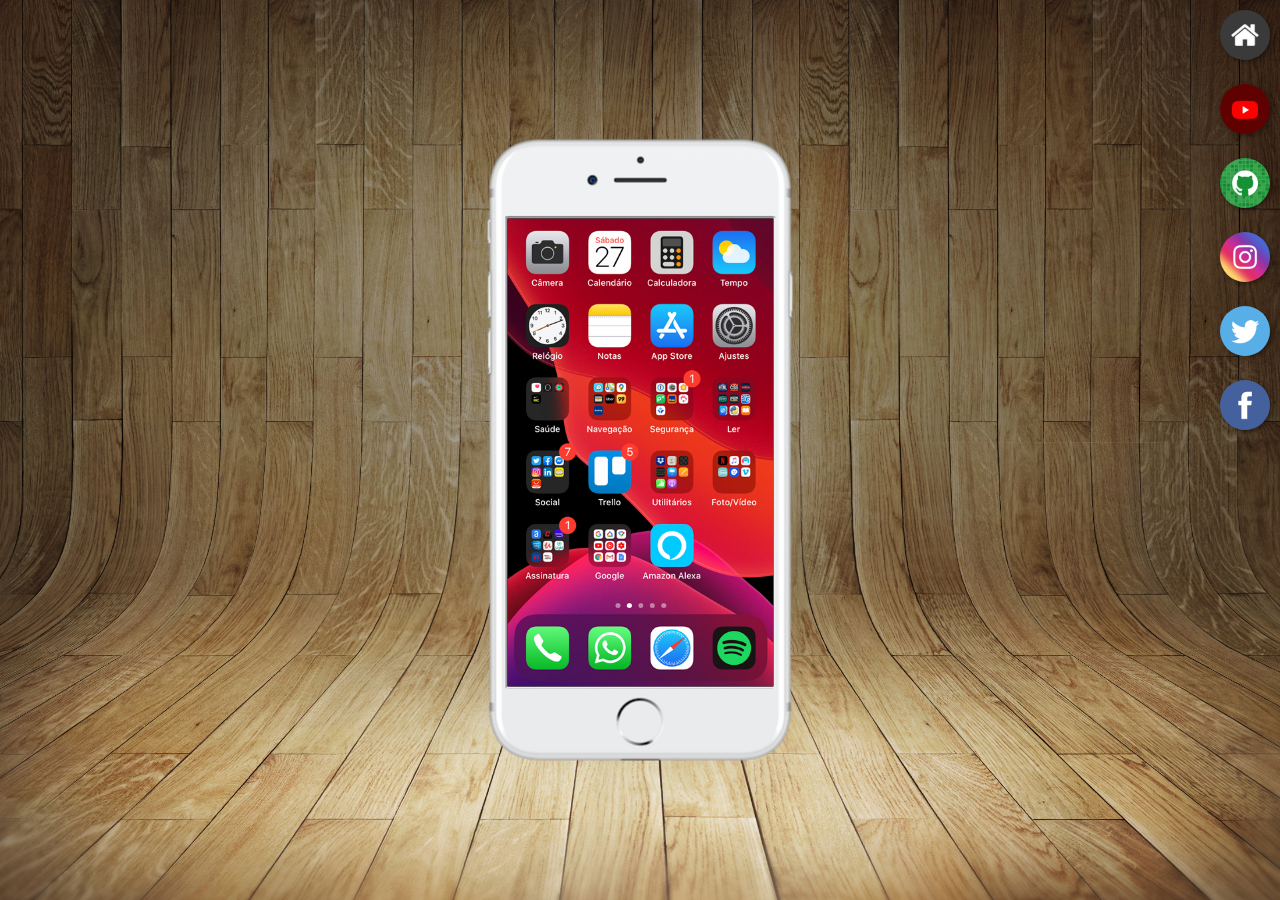
<file: index.html>
<!DOCTYPE html>
<html lang="pt-br">
<head>
    <meta charset="UTF-8">
    <meta name="viewport" content="width=device-width, initial-scale=1.0">
    <title>Projeto Redes Sociais</title>
    <link rel="shortcut icon" href="favicon.ico" type="image/x-icon">
    <link rel="stylesheet" href="estilos/style.css">
</head>
<body>
    <main>
        <section id="telefone">
            <iframe src="home.html" name="tela" id="tela">
                Seu navegador não é compátivel com isso.
            </iframe>
        </section>
        <section id="redes-sociais">
            <a href="home.html" target="tela"><img src="imagens/logo-home.jpg" alt=""></a><br>

            <a href="youtube.html" target="tela"><img src="imagens/logo-youtube.jpg" alt=""></a><br>

            <a href="github.html" target="tela"><img src="imagens/logo-github.jpg" alt=""></a><br>

            <a href="instagram.html" target="tela"><img src="imagens/logo-instagram.jpg" alt=""></a><br>

            <a href="twitter.html" target="tela"><img src="imagens/logo-twitter.jpg" alt=""></a><br>

            <a href="facebook.html" target="tela"><img src="imagens/logo-facebook.jpg" alt=""></a>
        </section>
    </main>
</body>
</html>
</file>
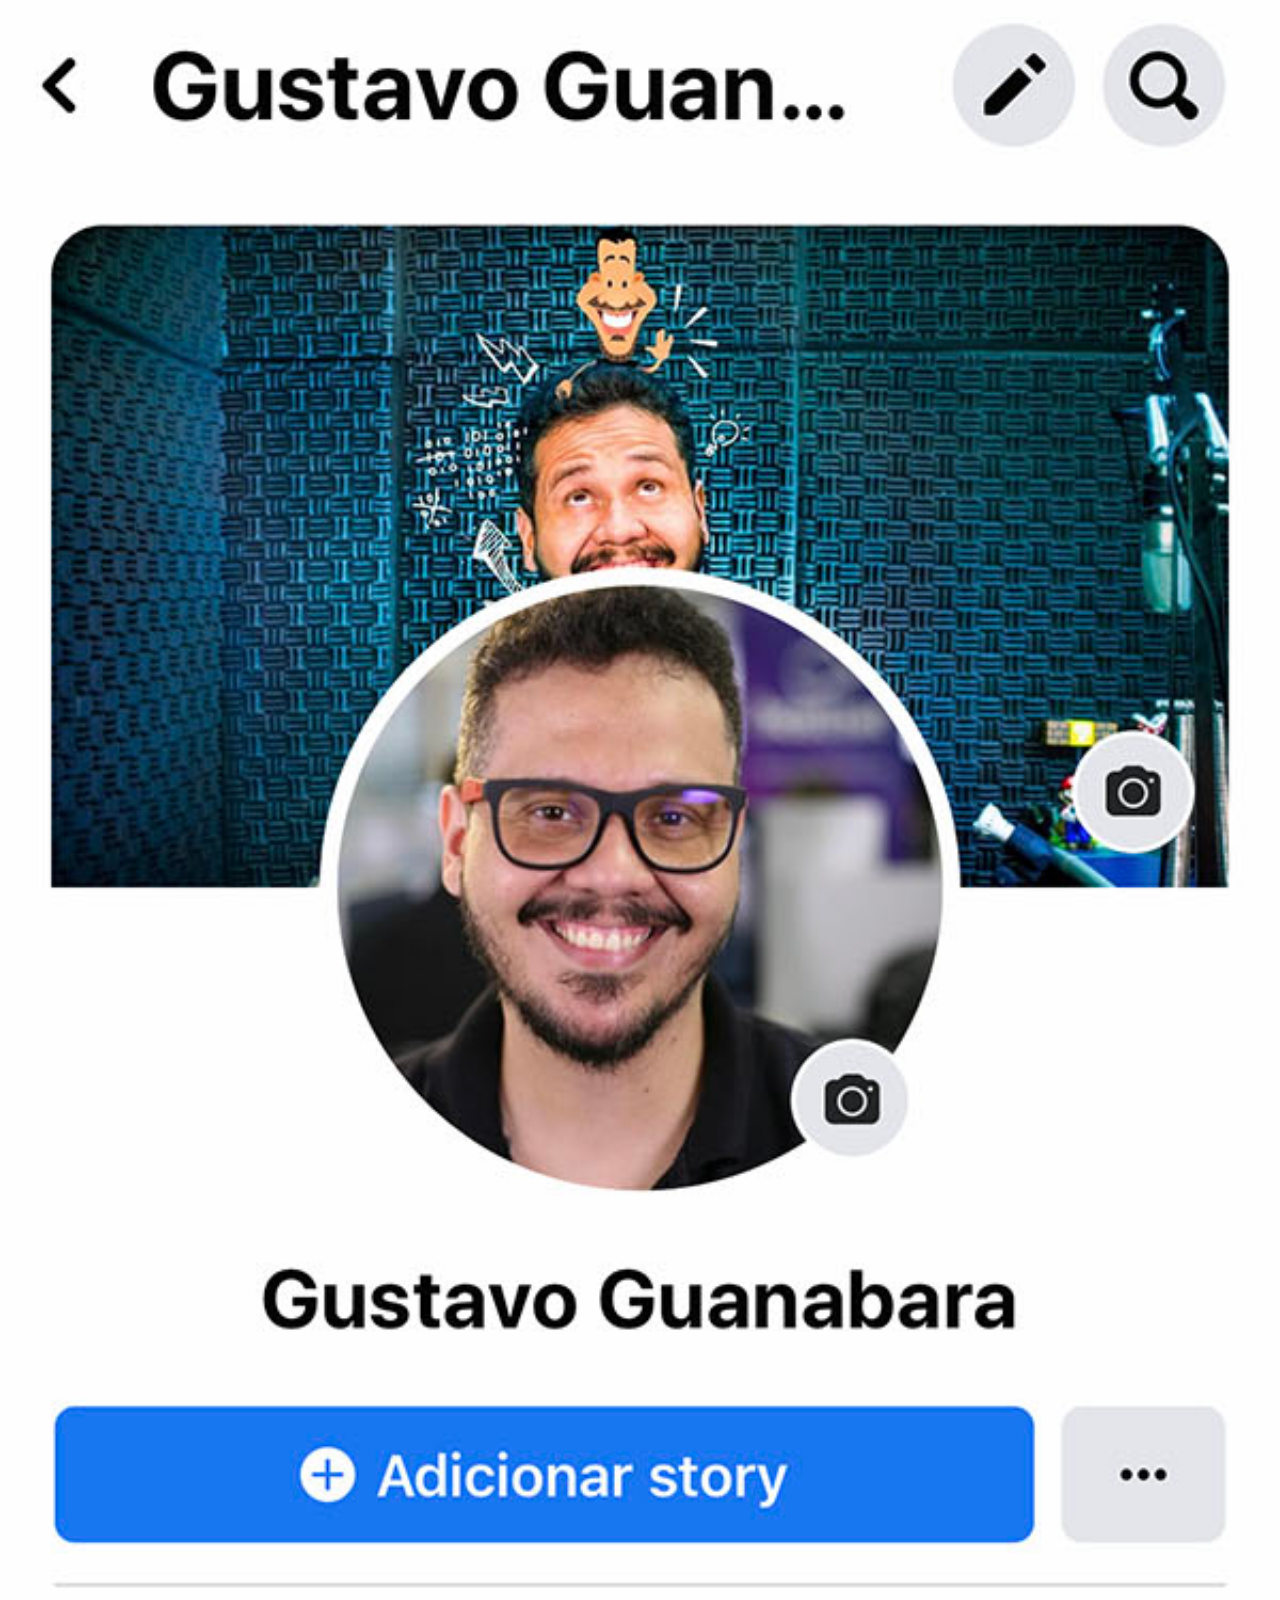
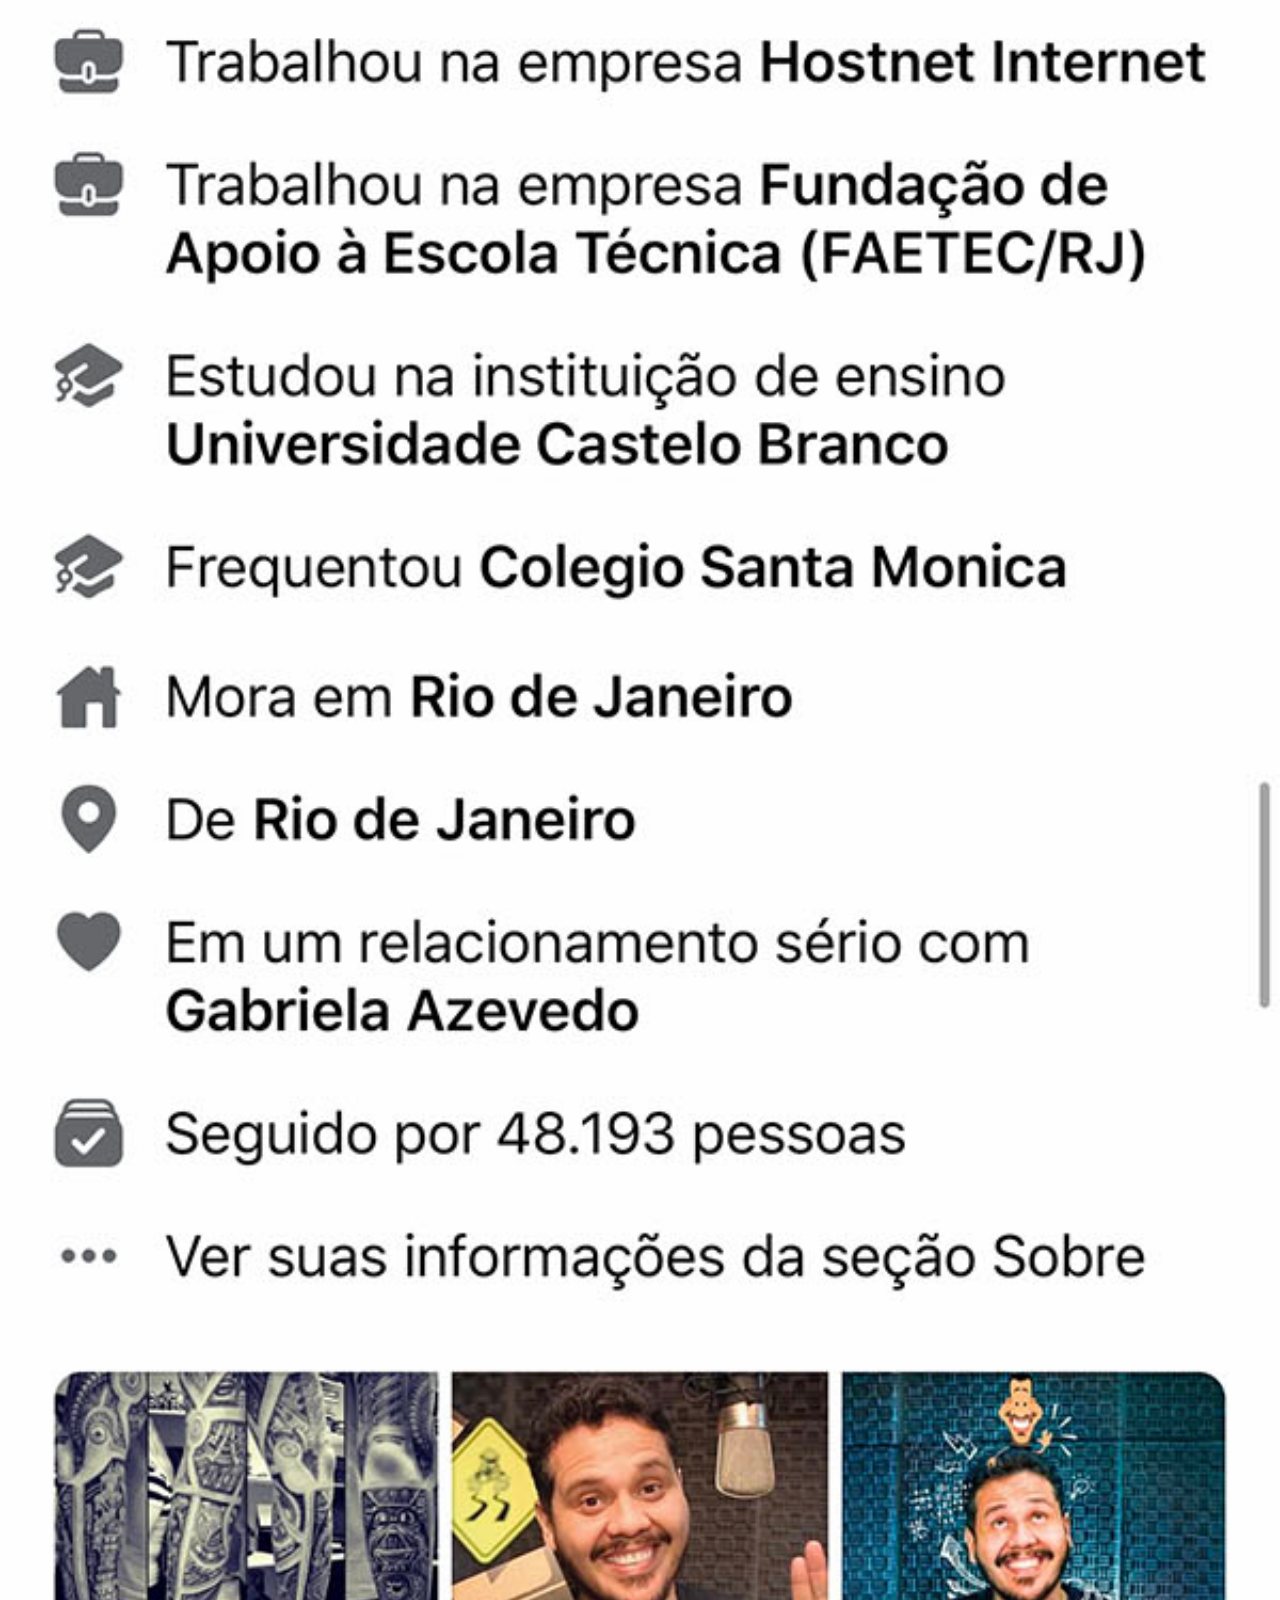
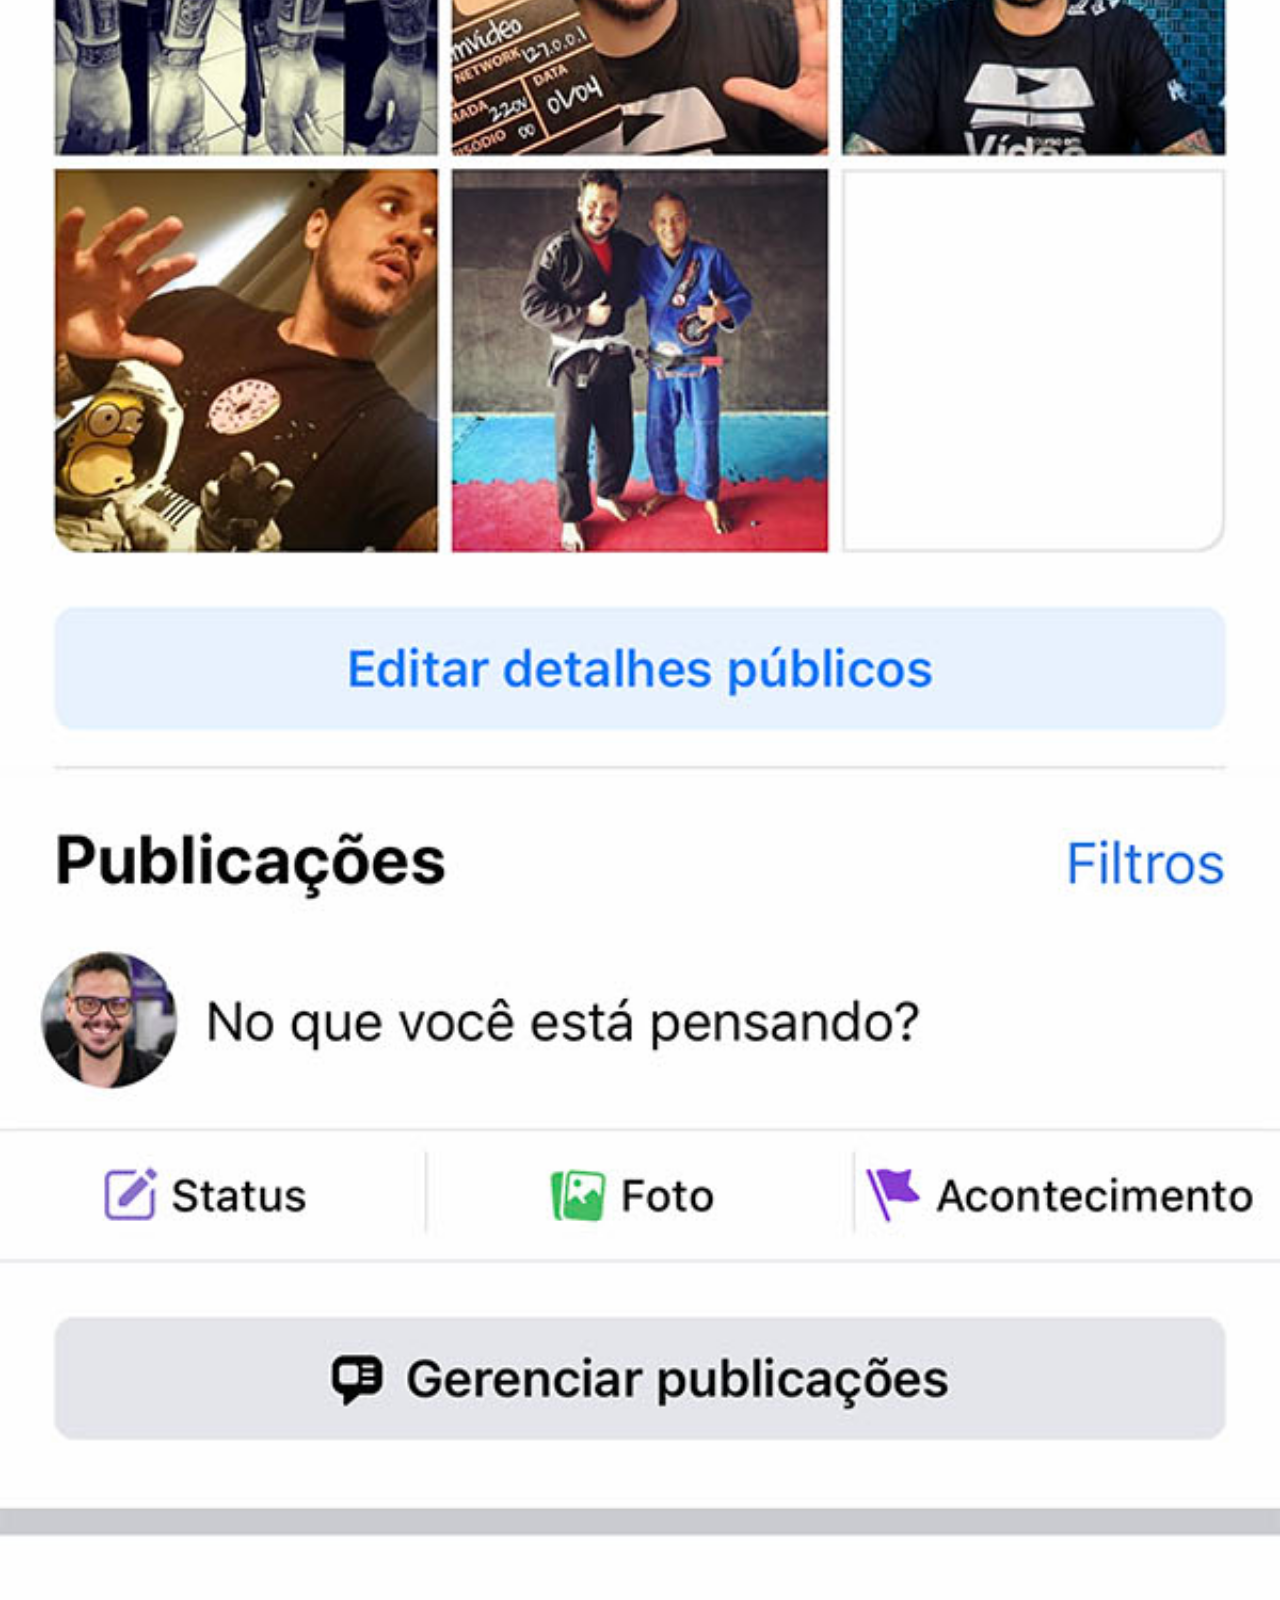
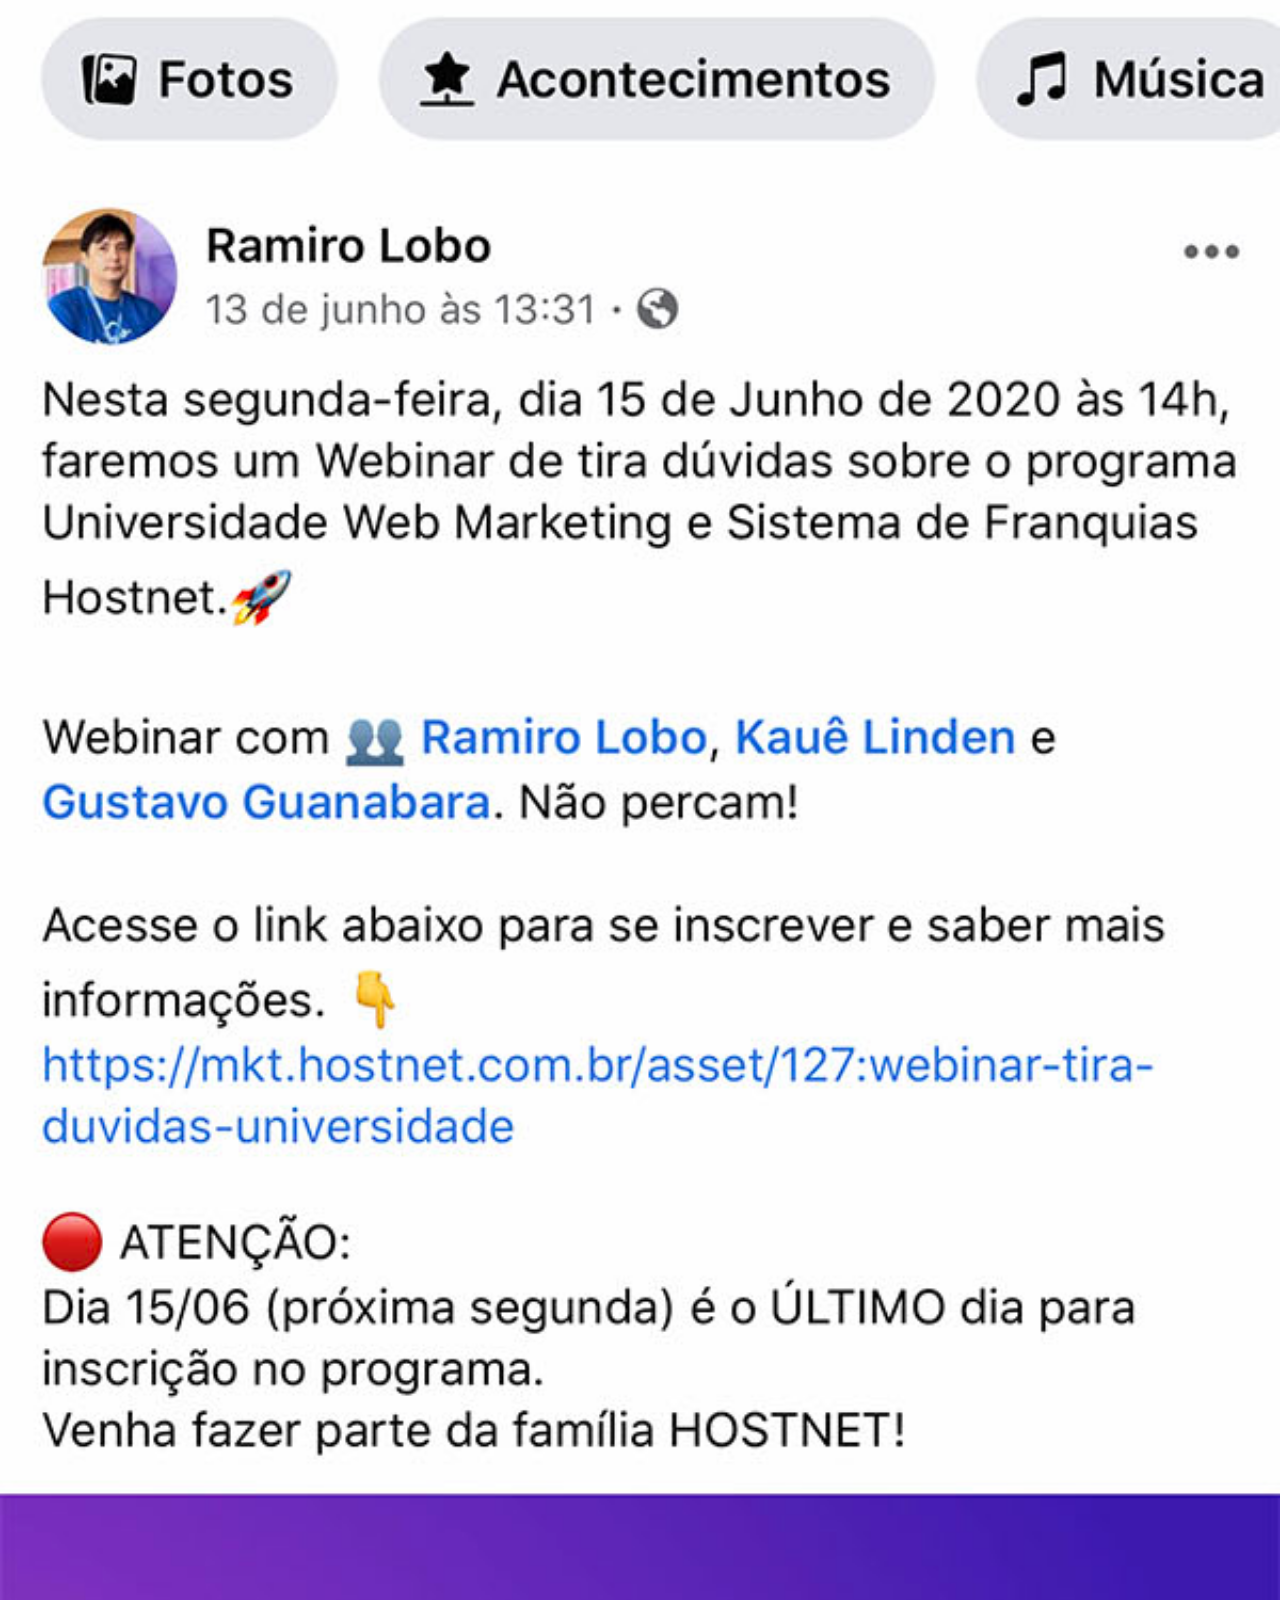
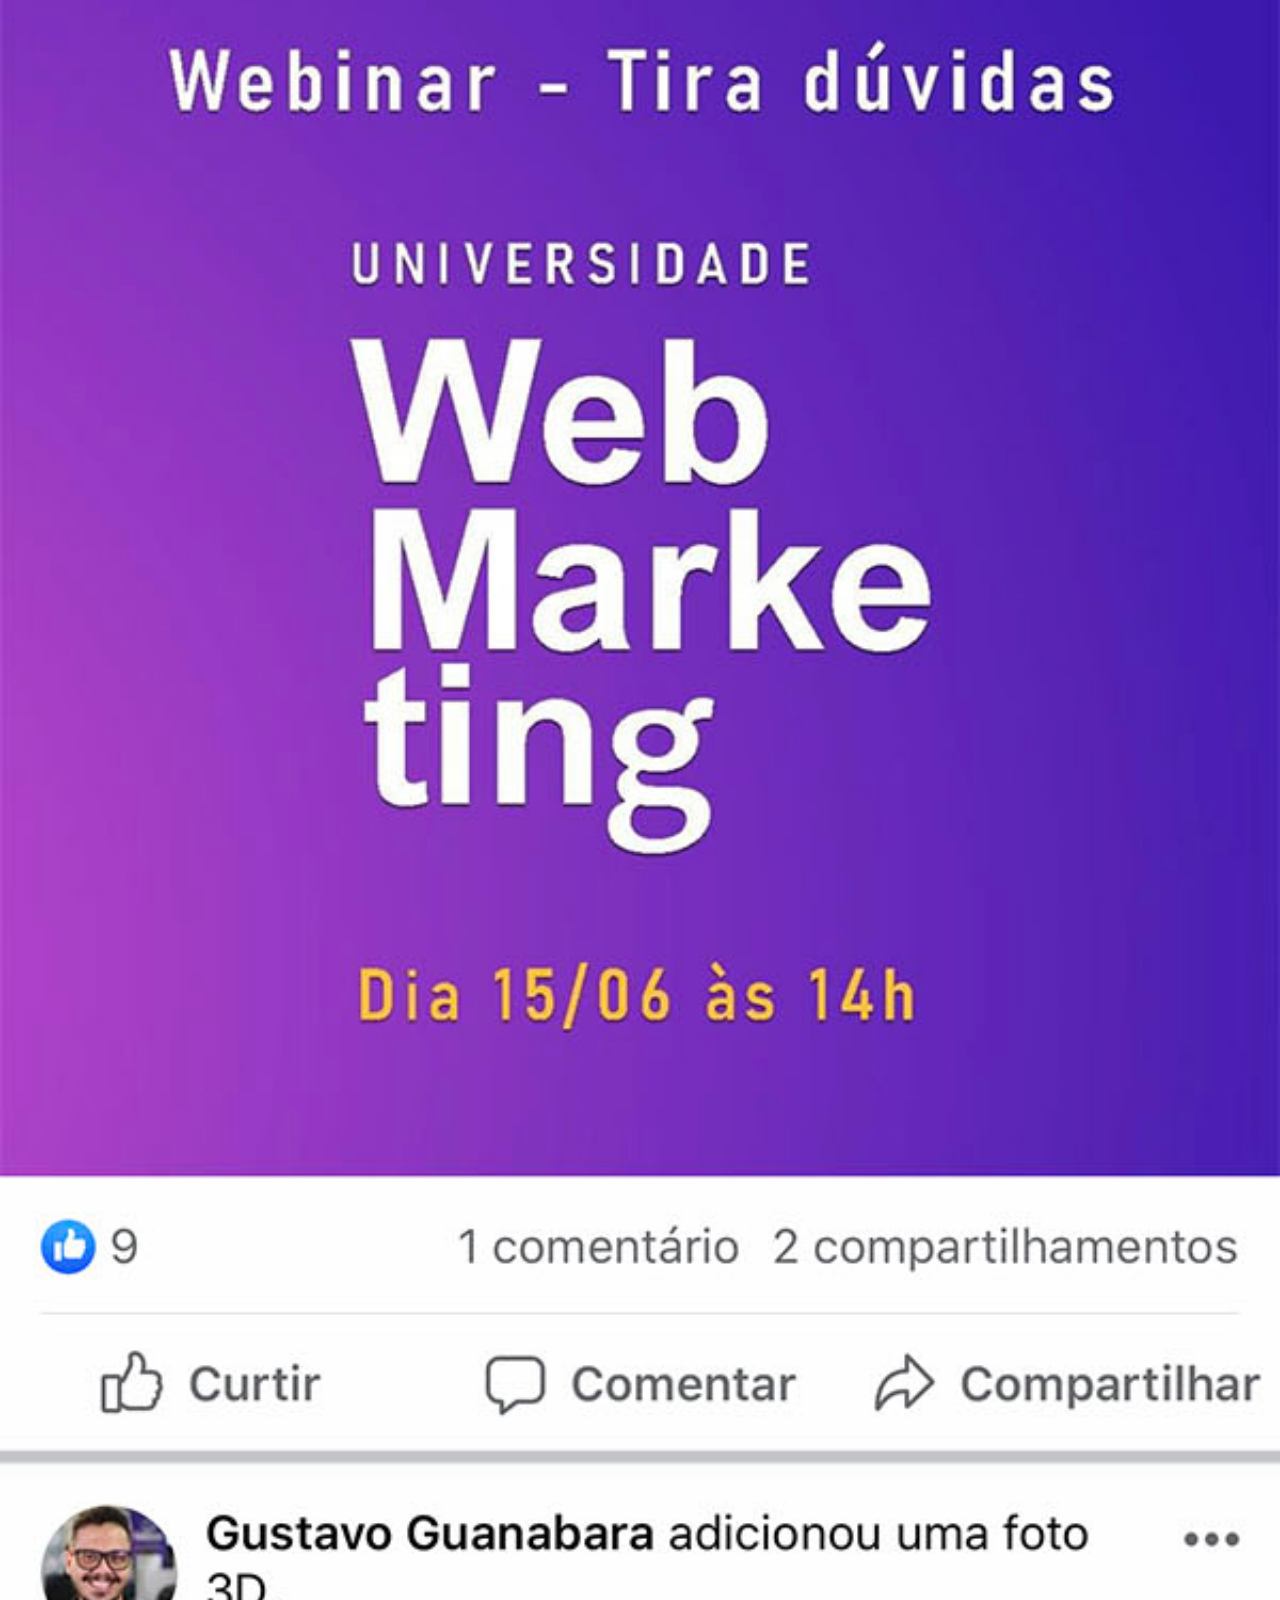
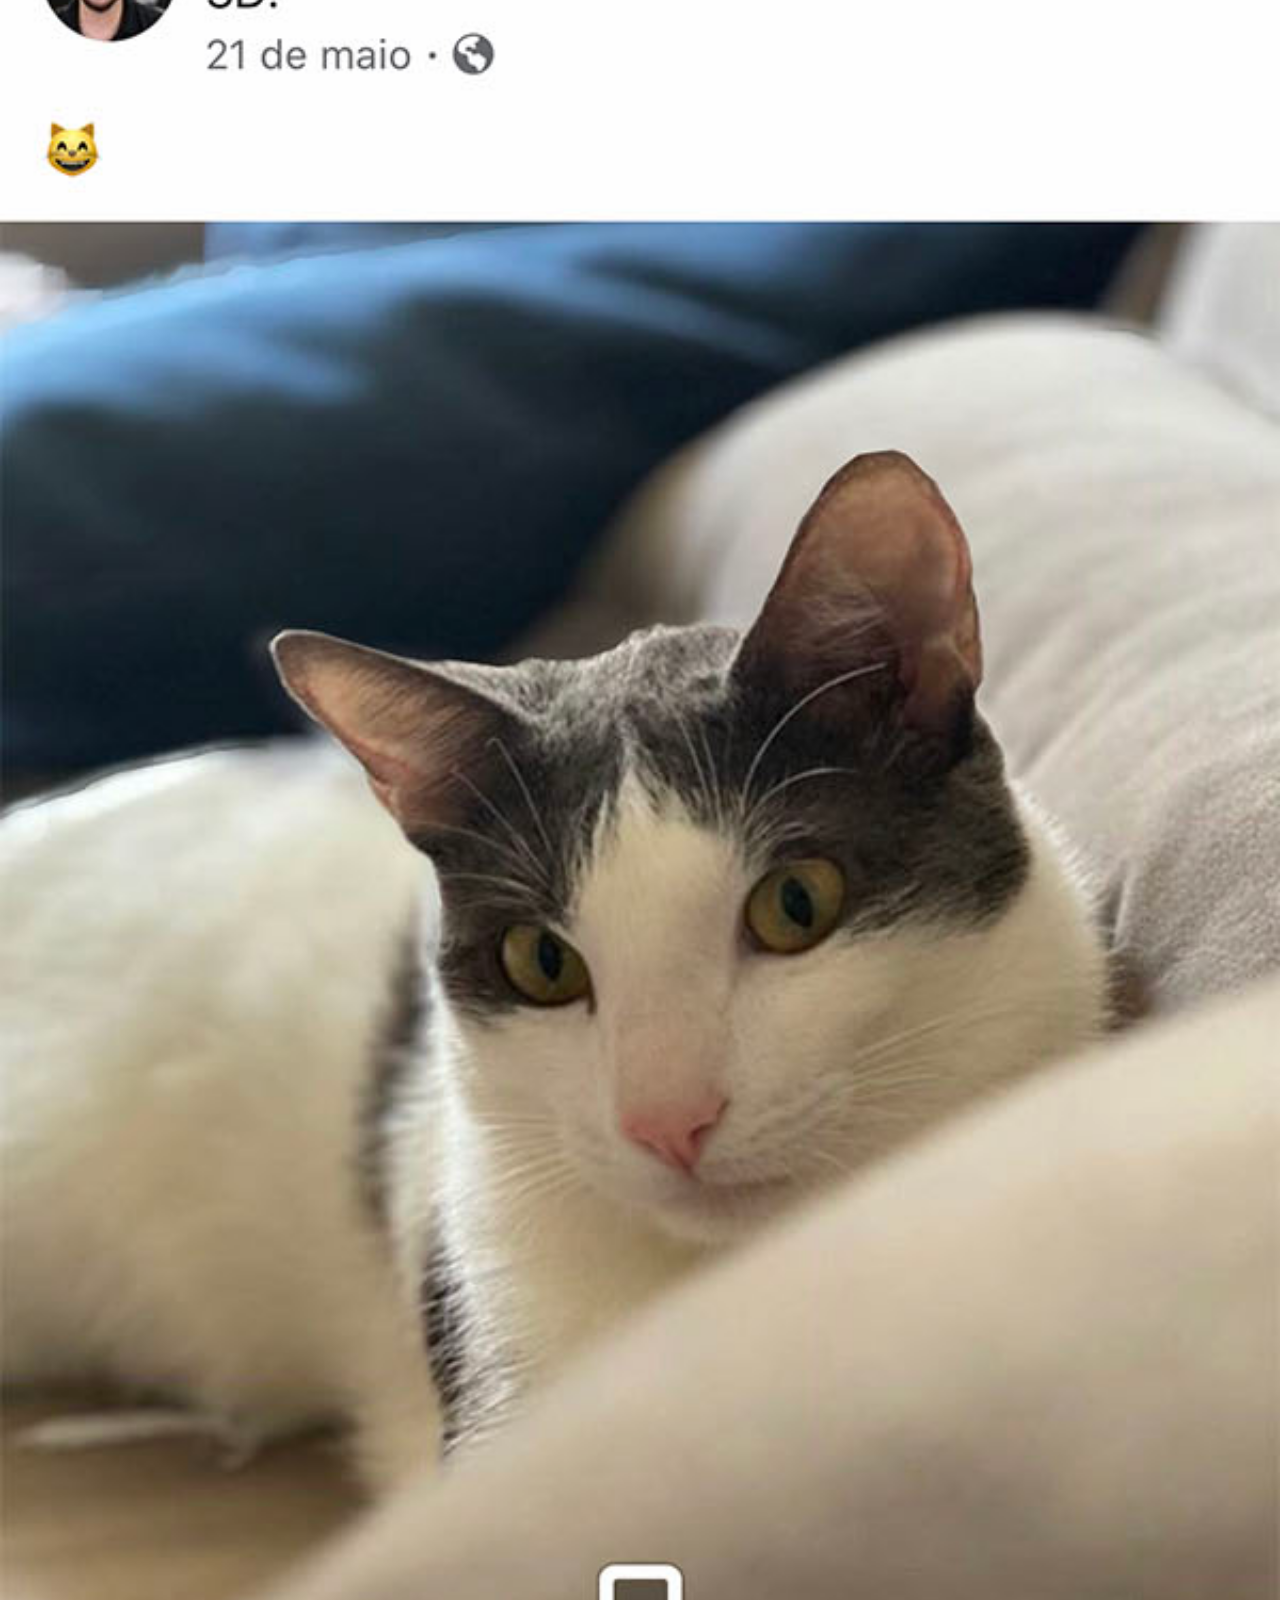
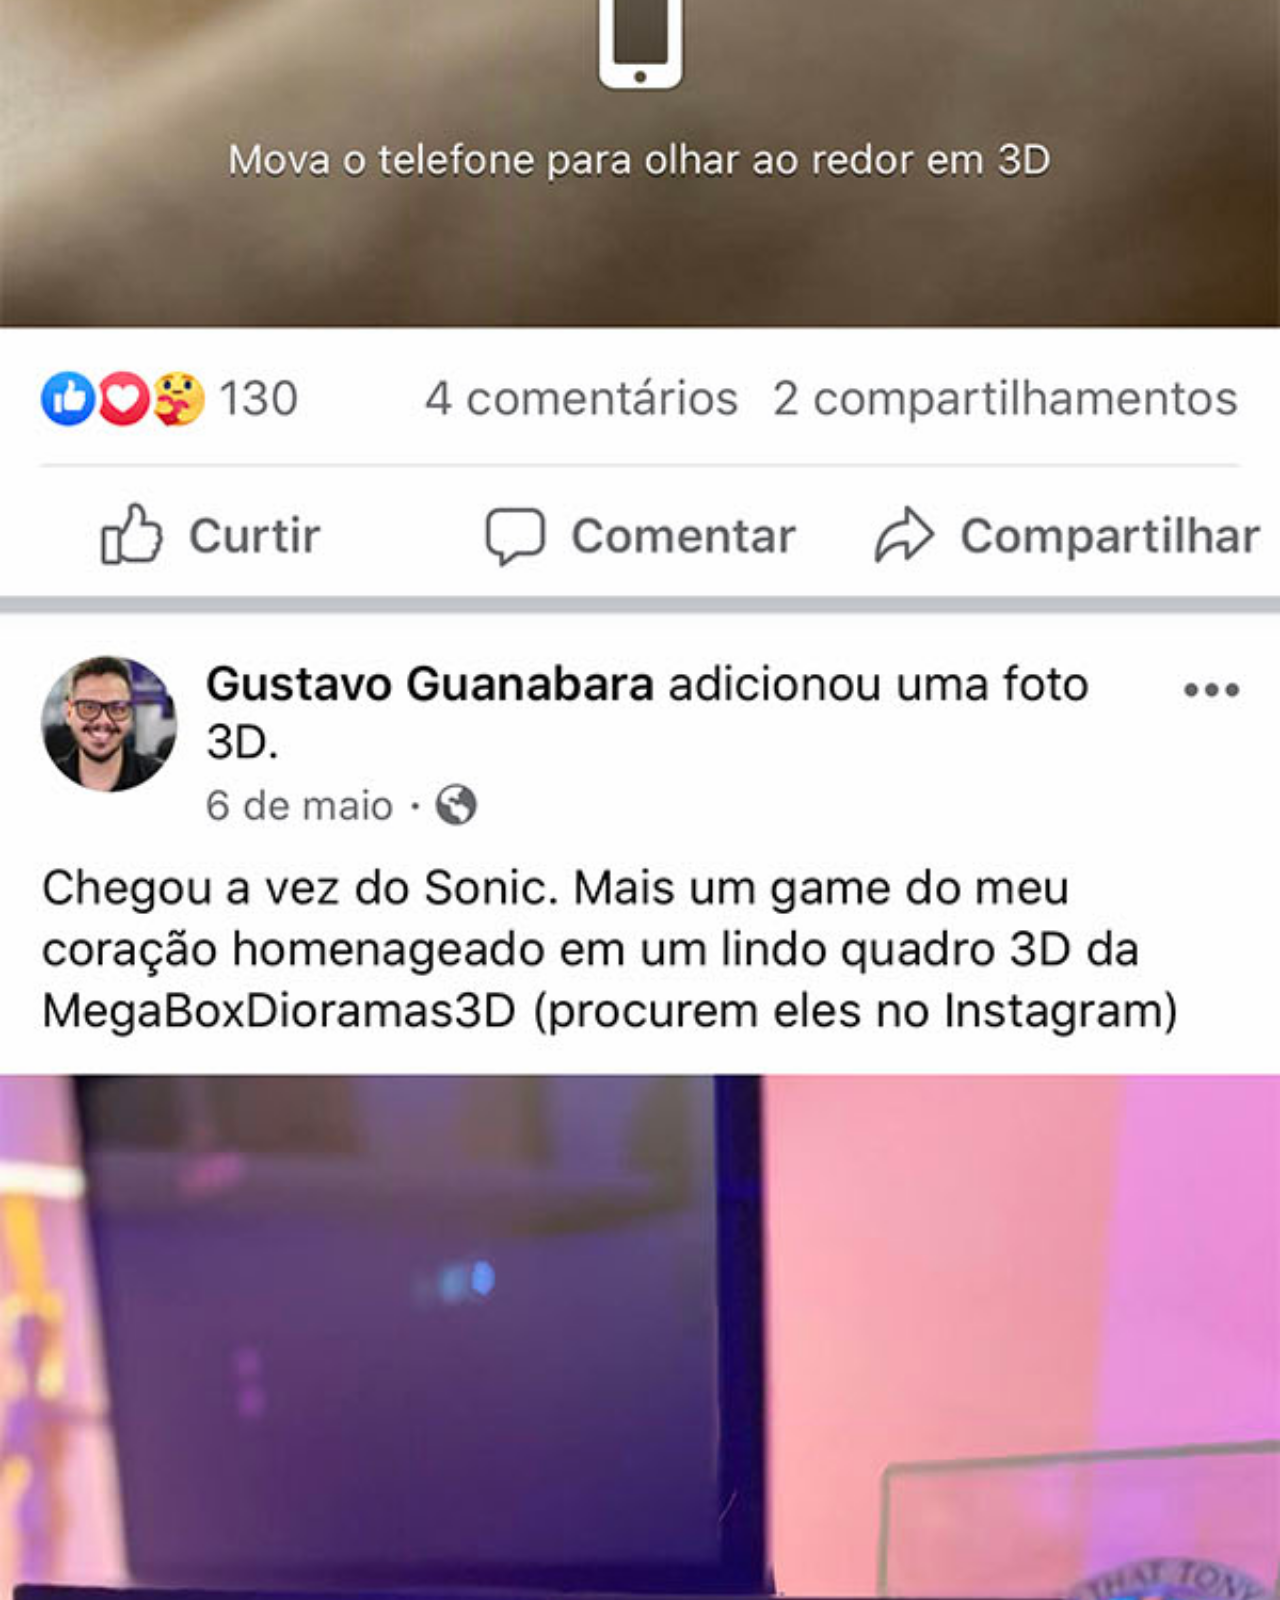
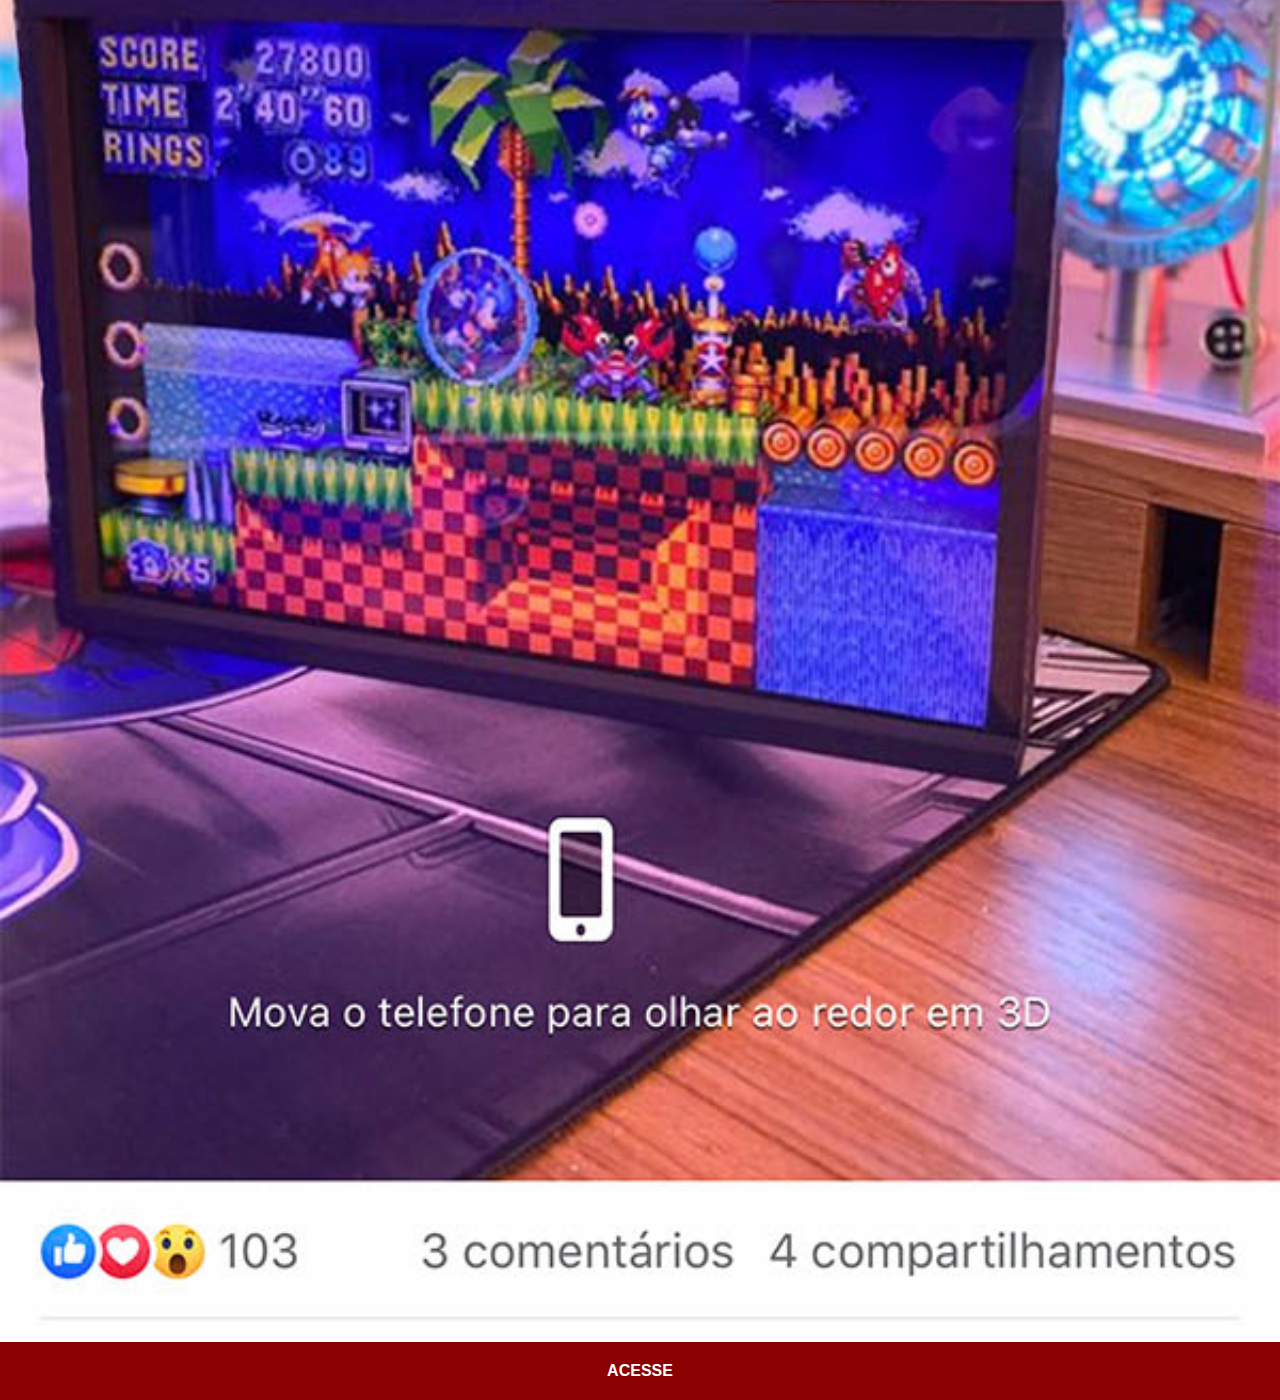
<file: facebook.html>
<!DOCTYPE html>
<html lang="pt-br">
<head>
    <meta charset="UTF-8">
    <meta name="viewport" content="width=device-width, initial-scale=1.0">
    <title>Facebook</title>
    <link rel="stylesheet" href="estilos/social.css">
</head>
<body>
    <img src="imagens/tela-facebook.jpg" alt="">
    <a href="https://www.youtube.com/user/cursoemvideo/playlists" target="_blank">ACESSE</a>
</body>
</html>
</file>
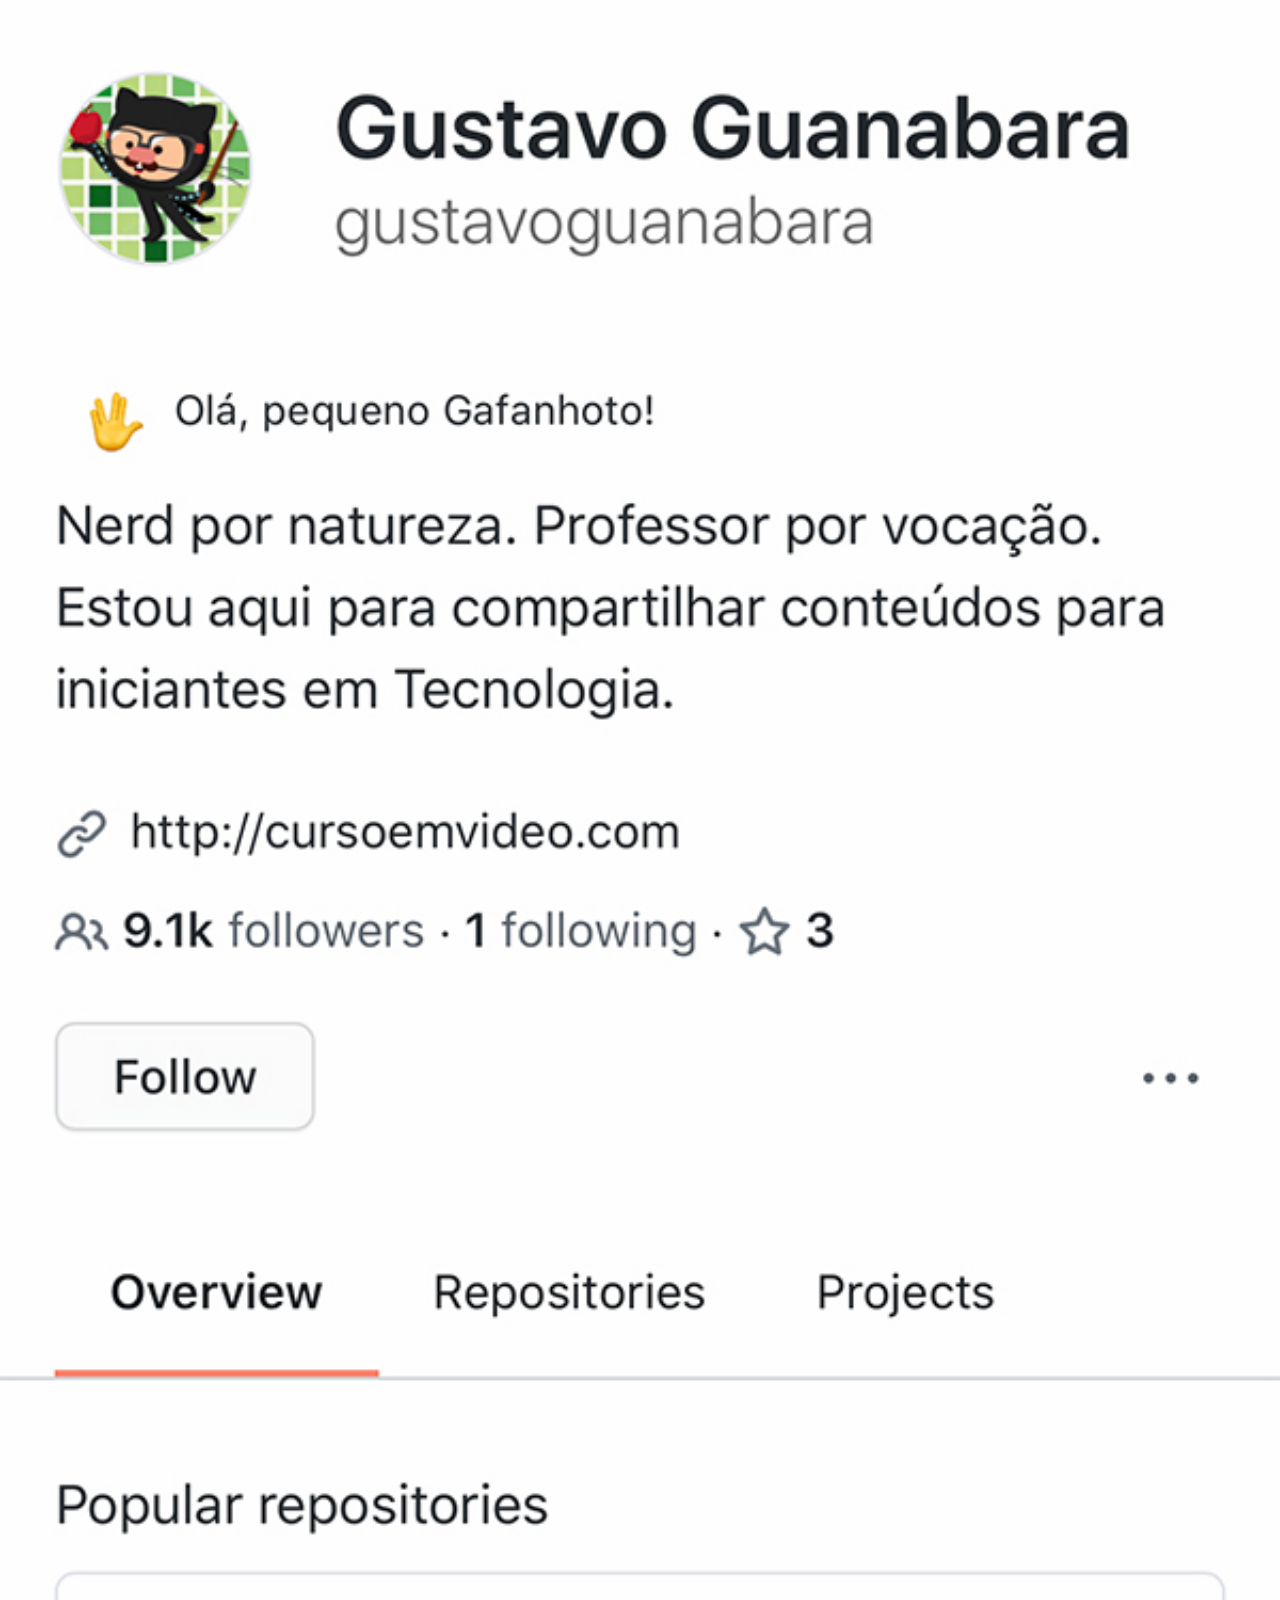
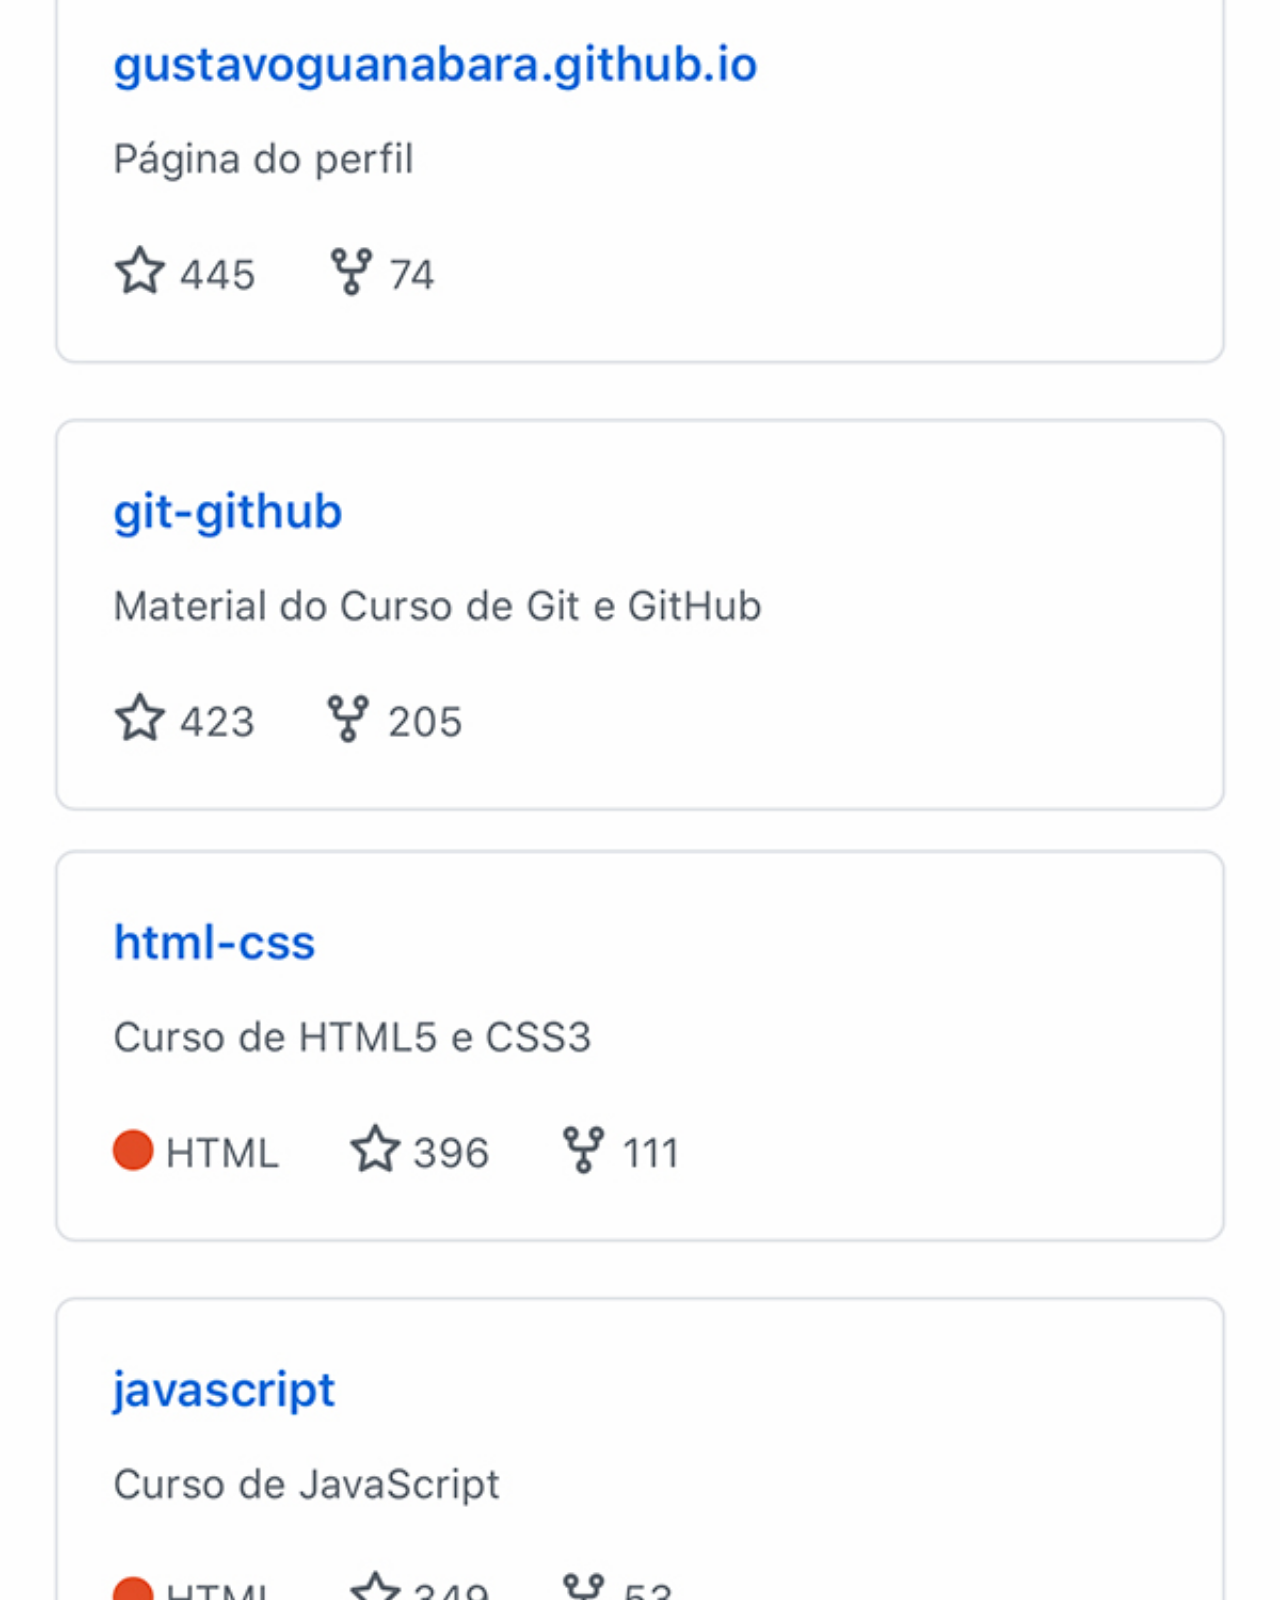
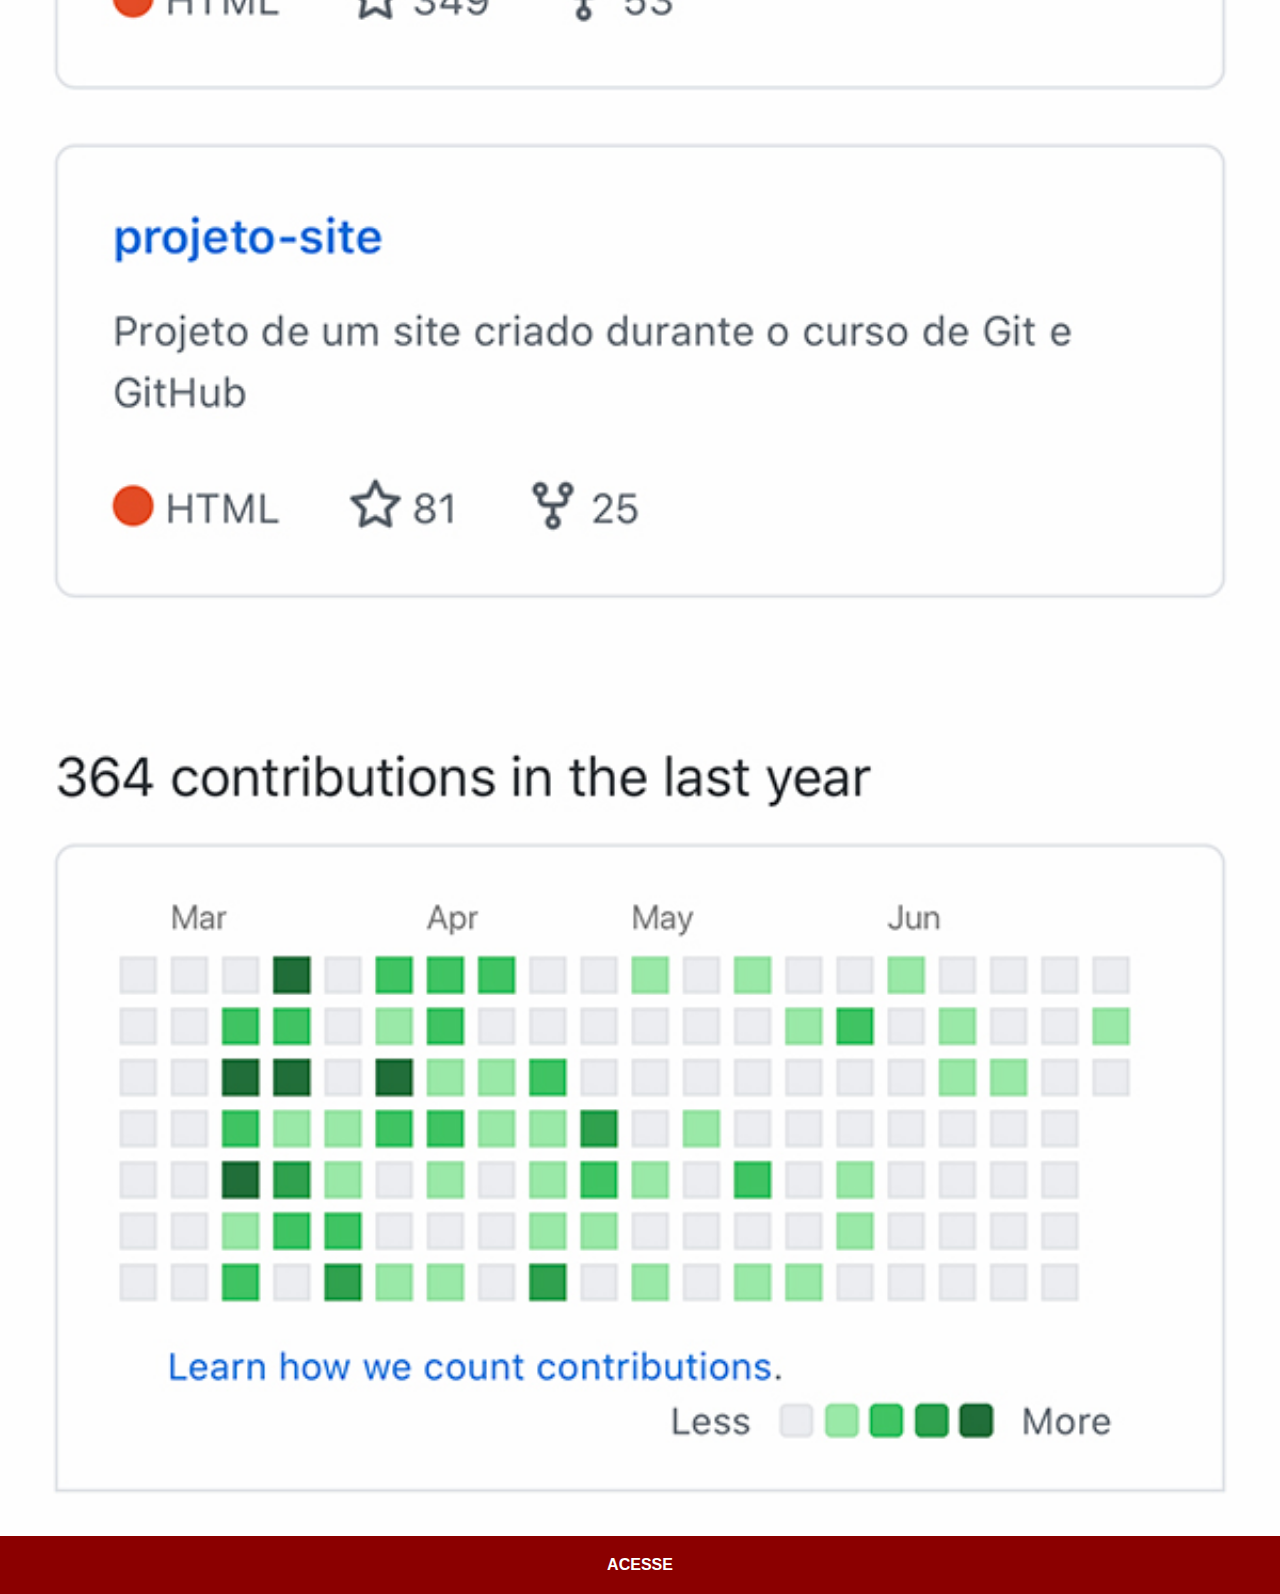
<file: github.html>
<!DOCTYPE html>
<html lang="pt-br">
<head>
    <meta charset="UTF-8">
    <meta name="viewport" content="width=device-width, initial-scale=1.0">
    <title>GitHub</title>
    <link rel="stylesheet" href="estilos/social.css">
</head>
<body>
    <img src="imagens/tela-github.jpg" alt="">
    <a href="https://github.com/gustavoguanabara/" target="_blank">ACESSE</a>
</body>
</html>
</file>
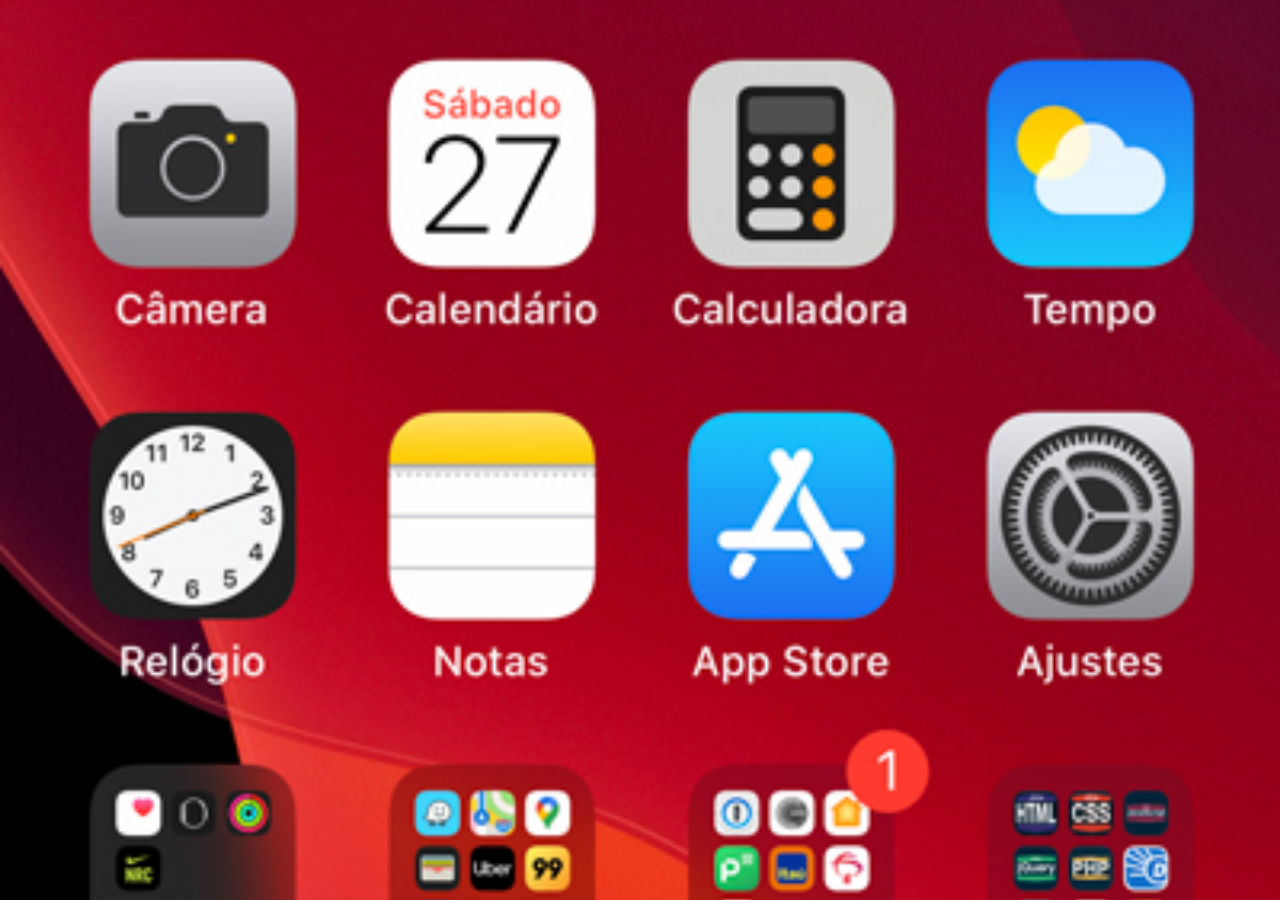
<file: home.html>
<!DOCTYPE html>
<html lang="pt-br">
<head>
    <meta charset="UTF-8">
    <meta name="viewport" content="width=device-width, initial-scale=1.0">
    <title>Home</title>
    <style>
        * {
            margin: 0px;
            padding: 0px;
        }

        body {
            width: 100vw;
            height: 100vh;
            background: black url('imagens/tela-home.jpg') no-repeat top center;
            background-size: cover;
        }
    </style>
</head>
<body>
    
</body>
</html>
</file>
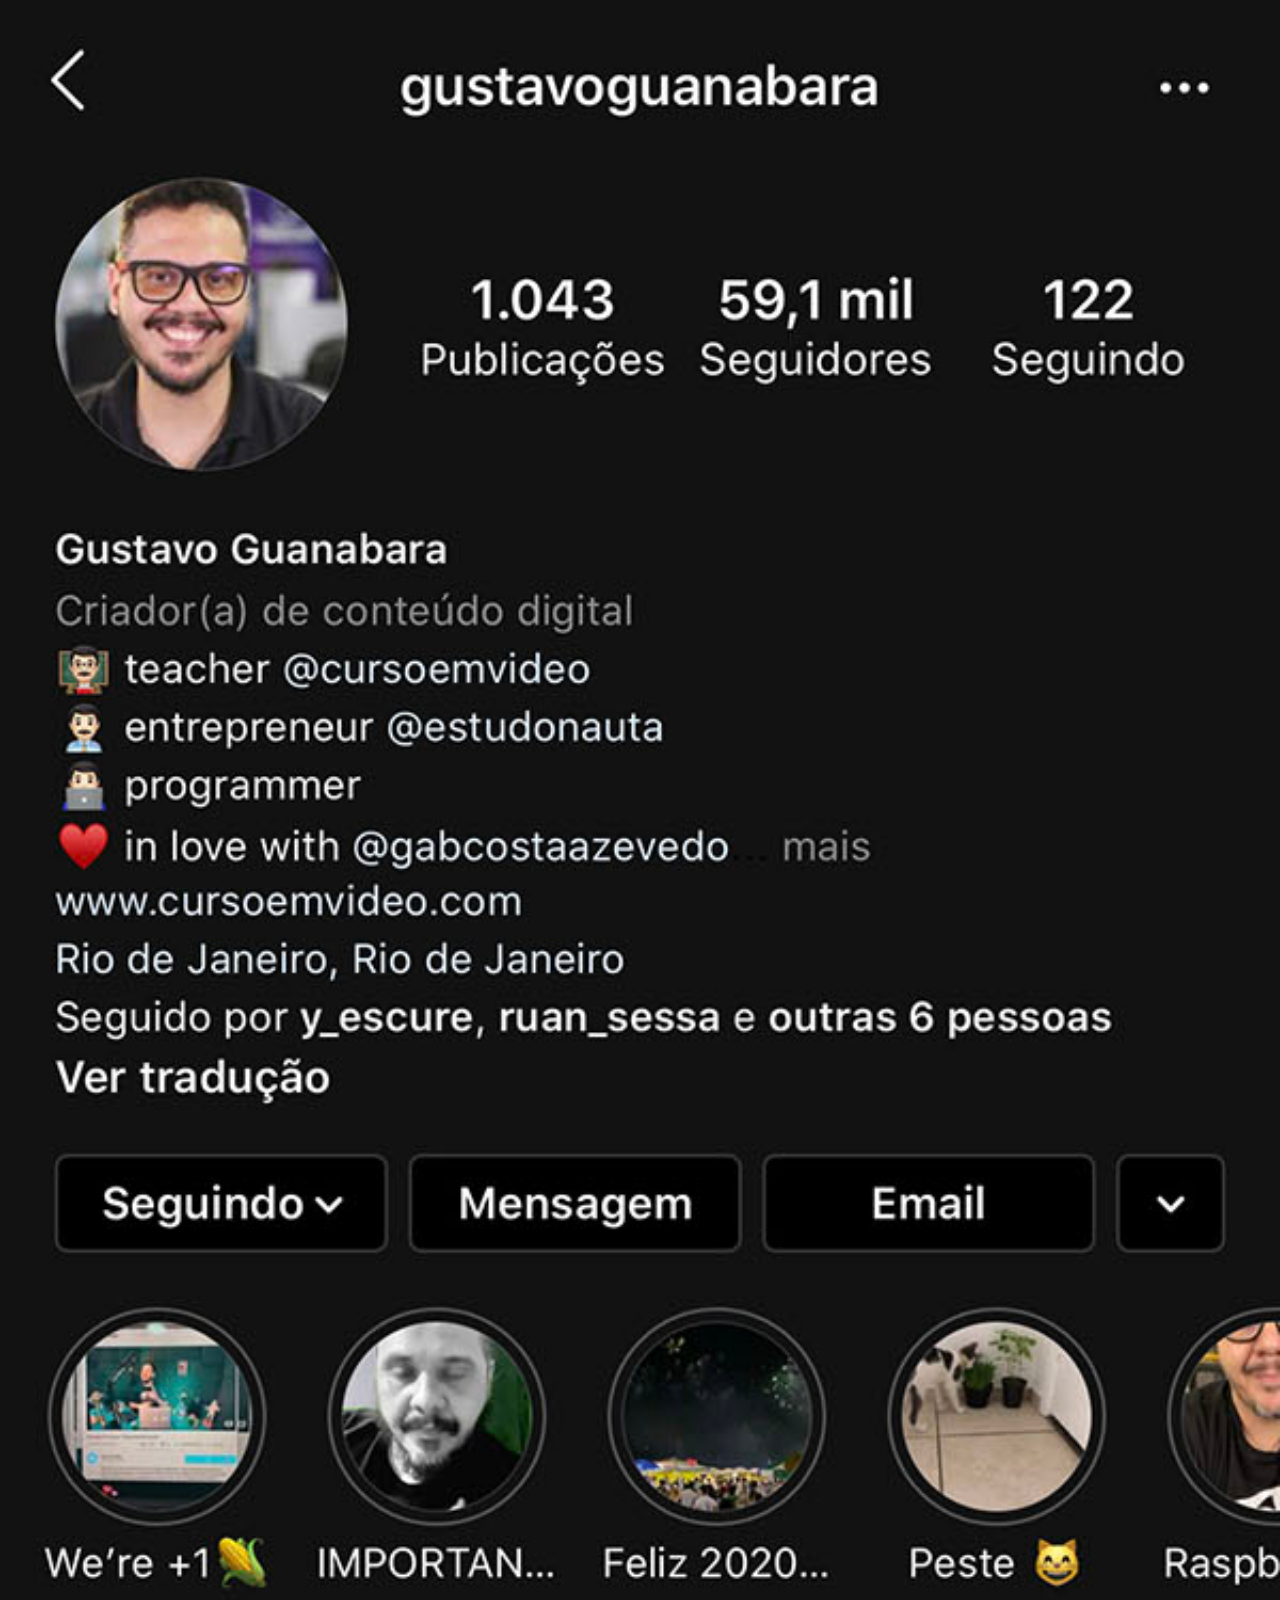
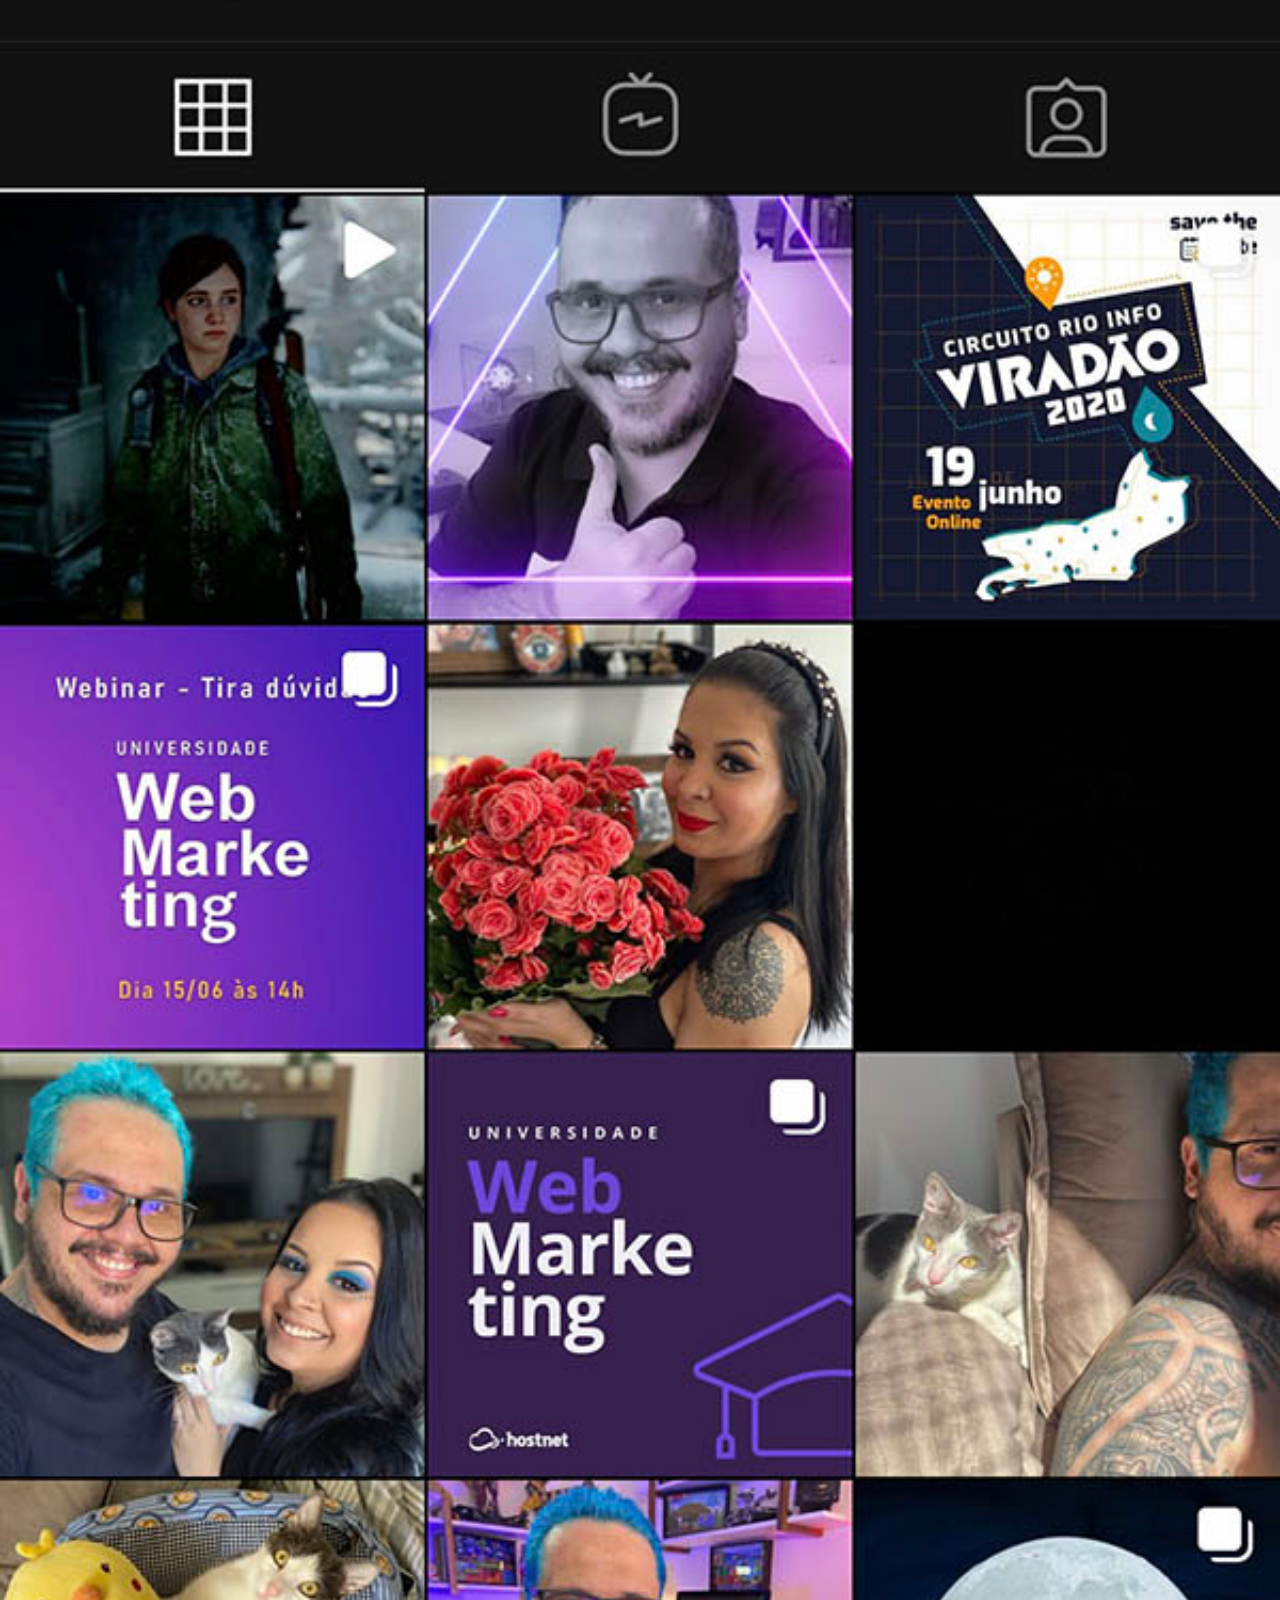
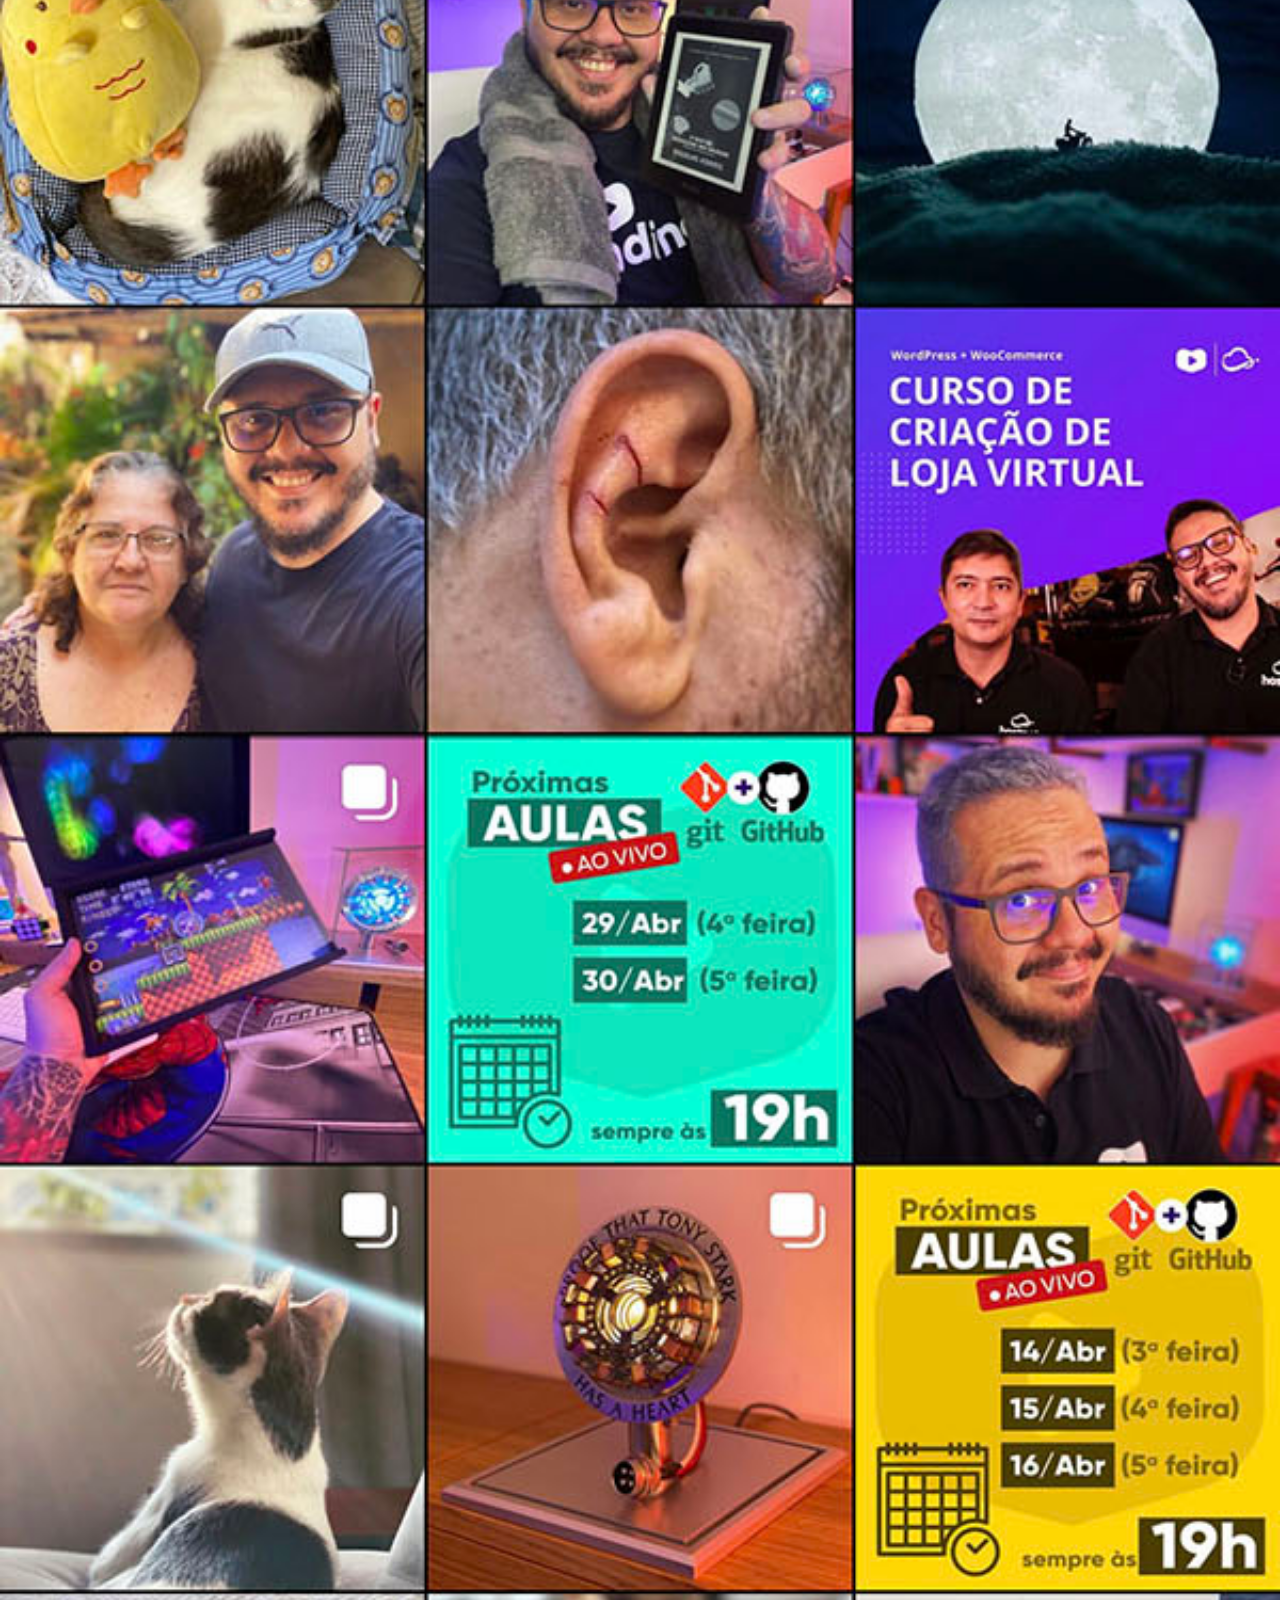
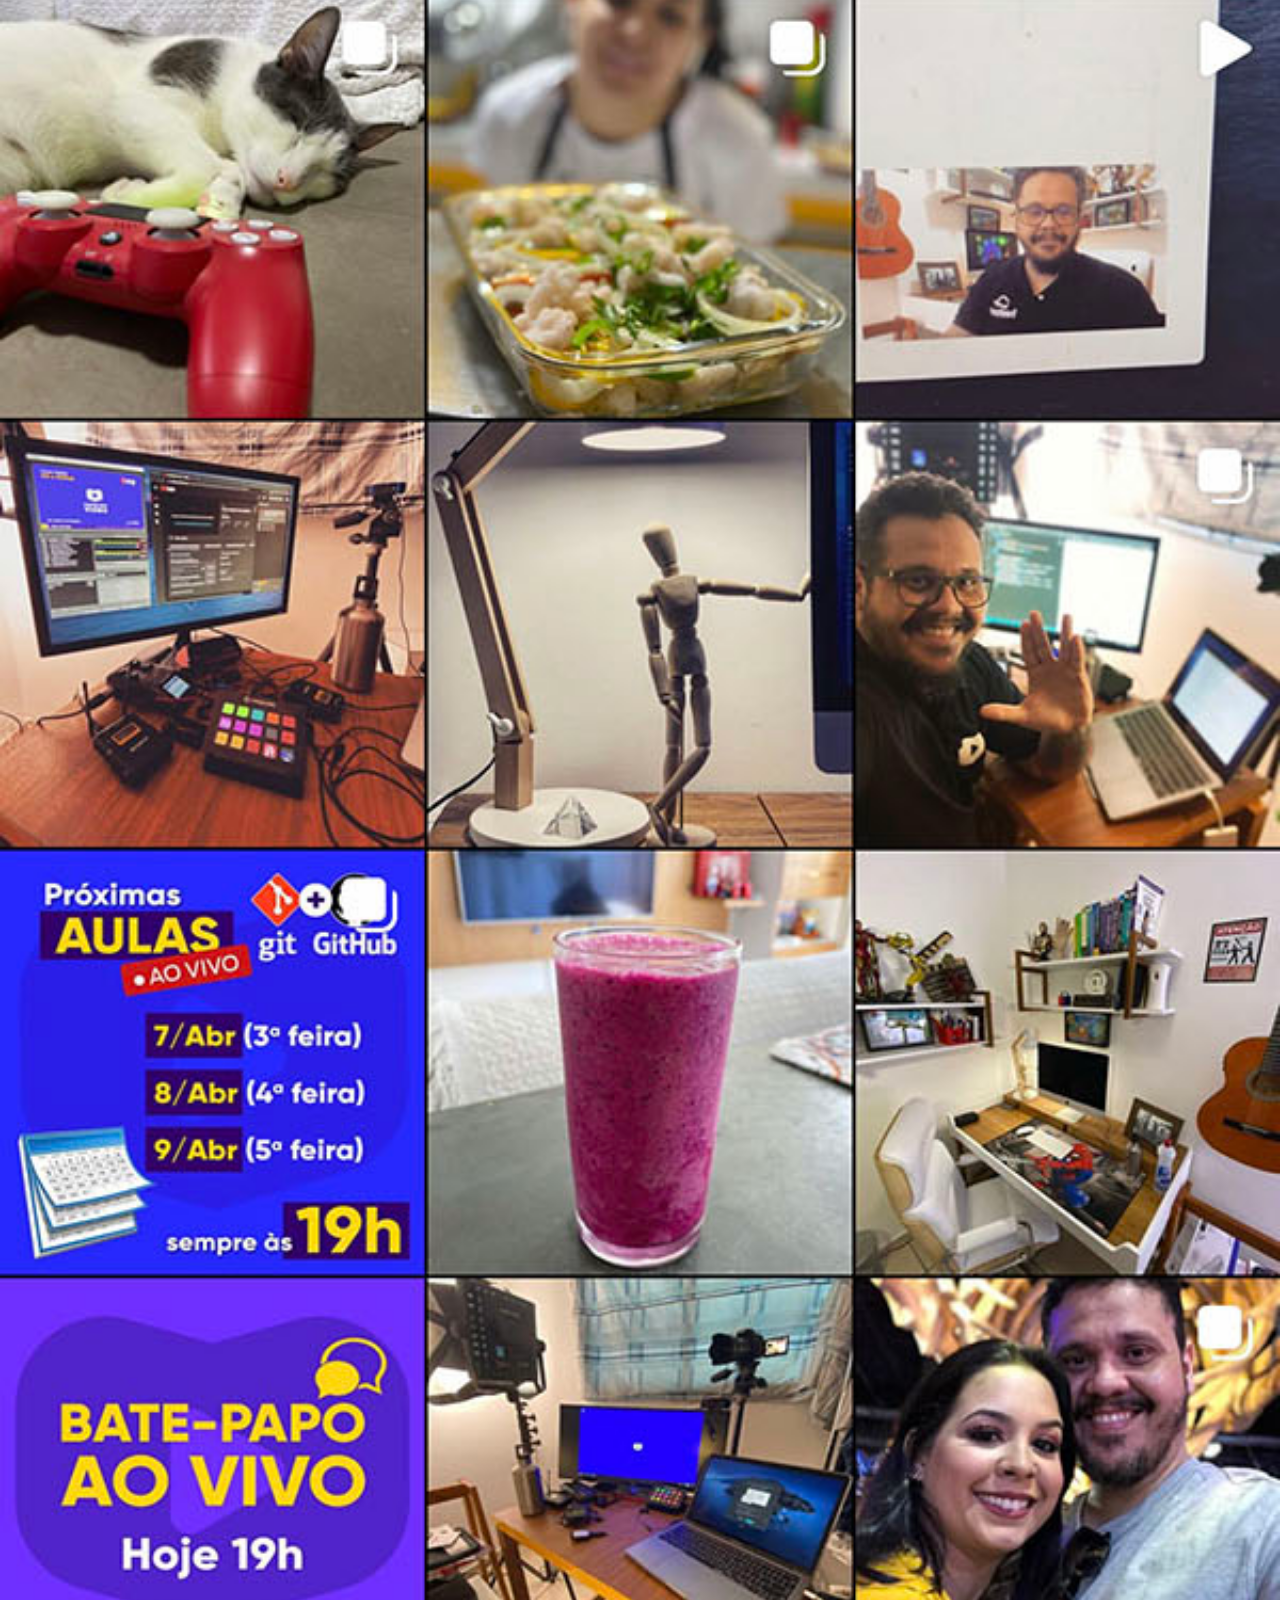
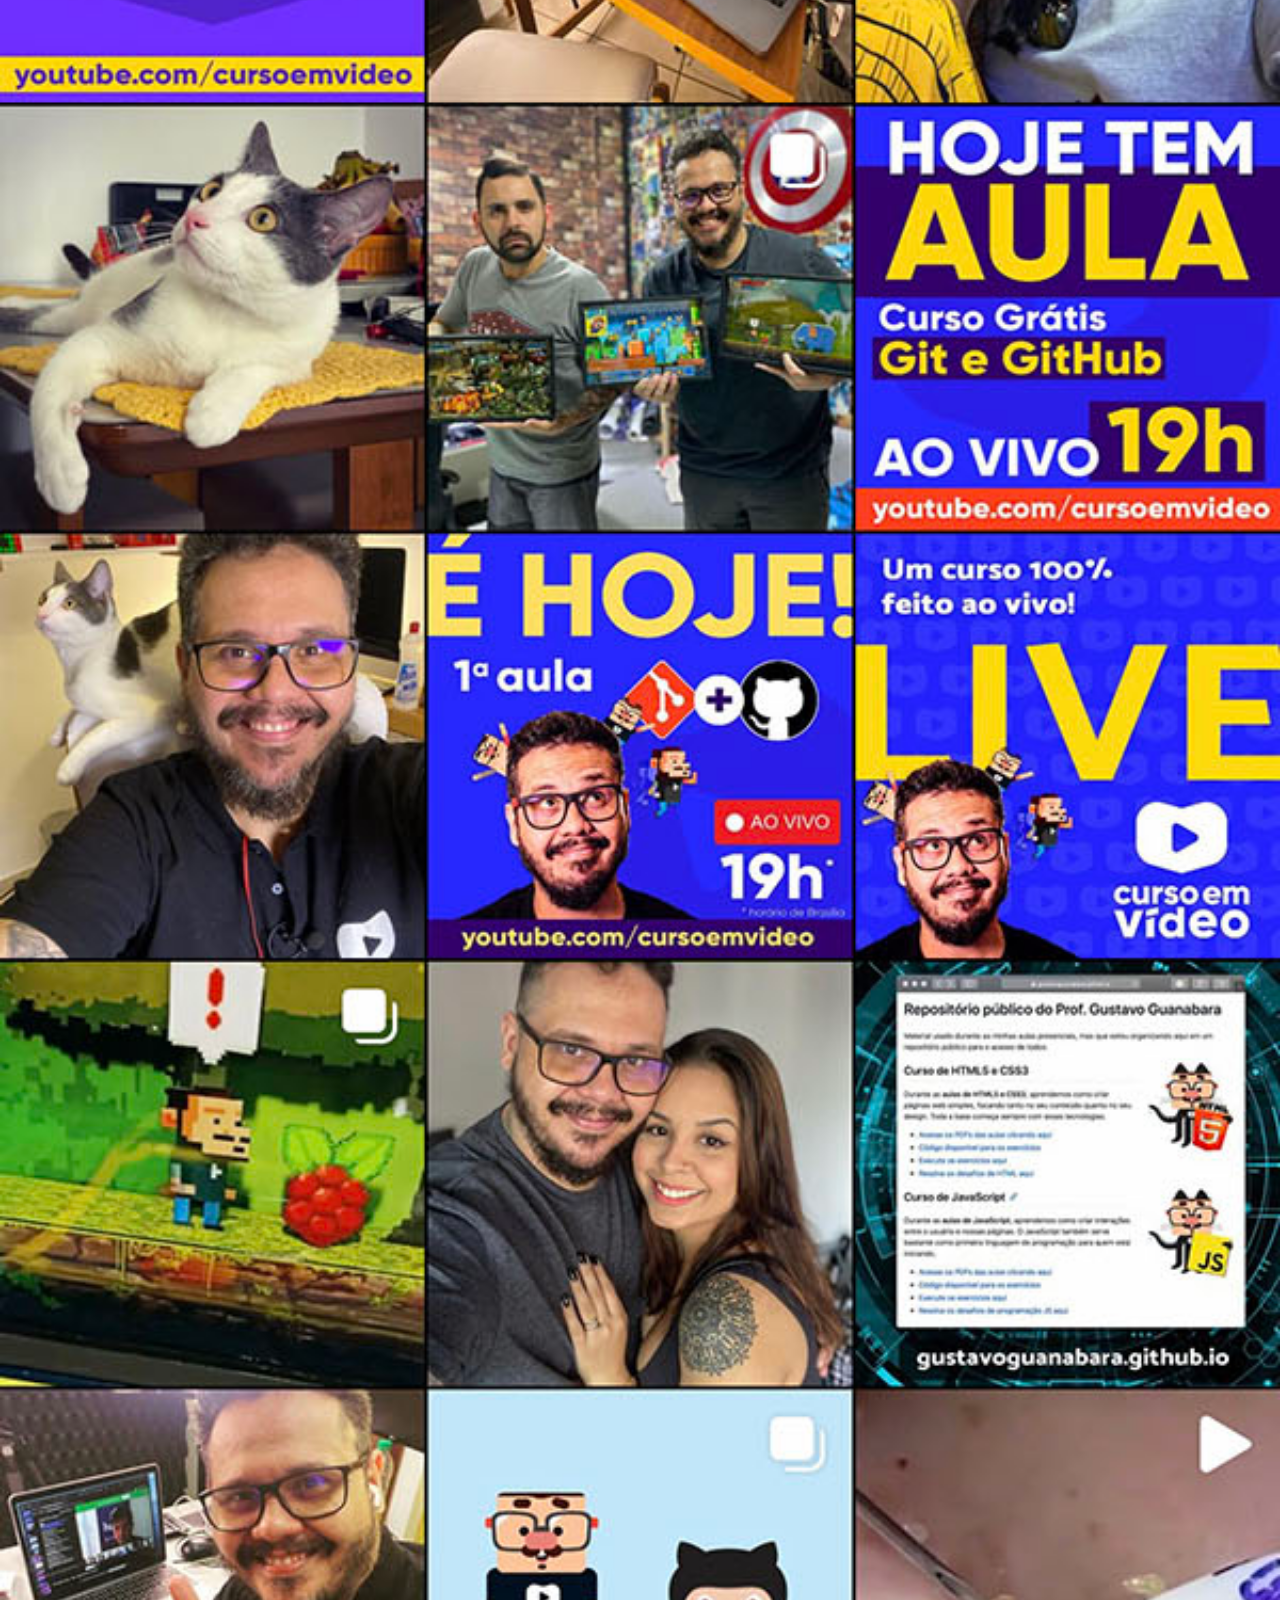
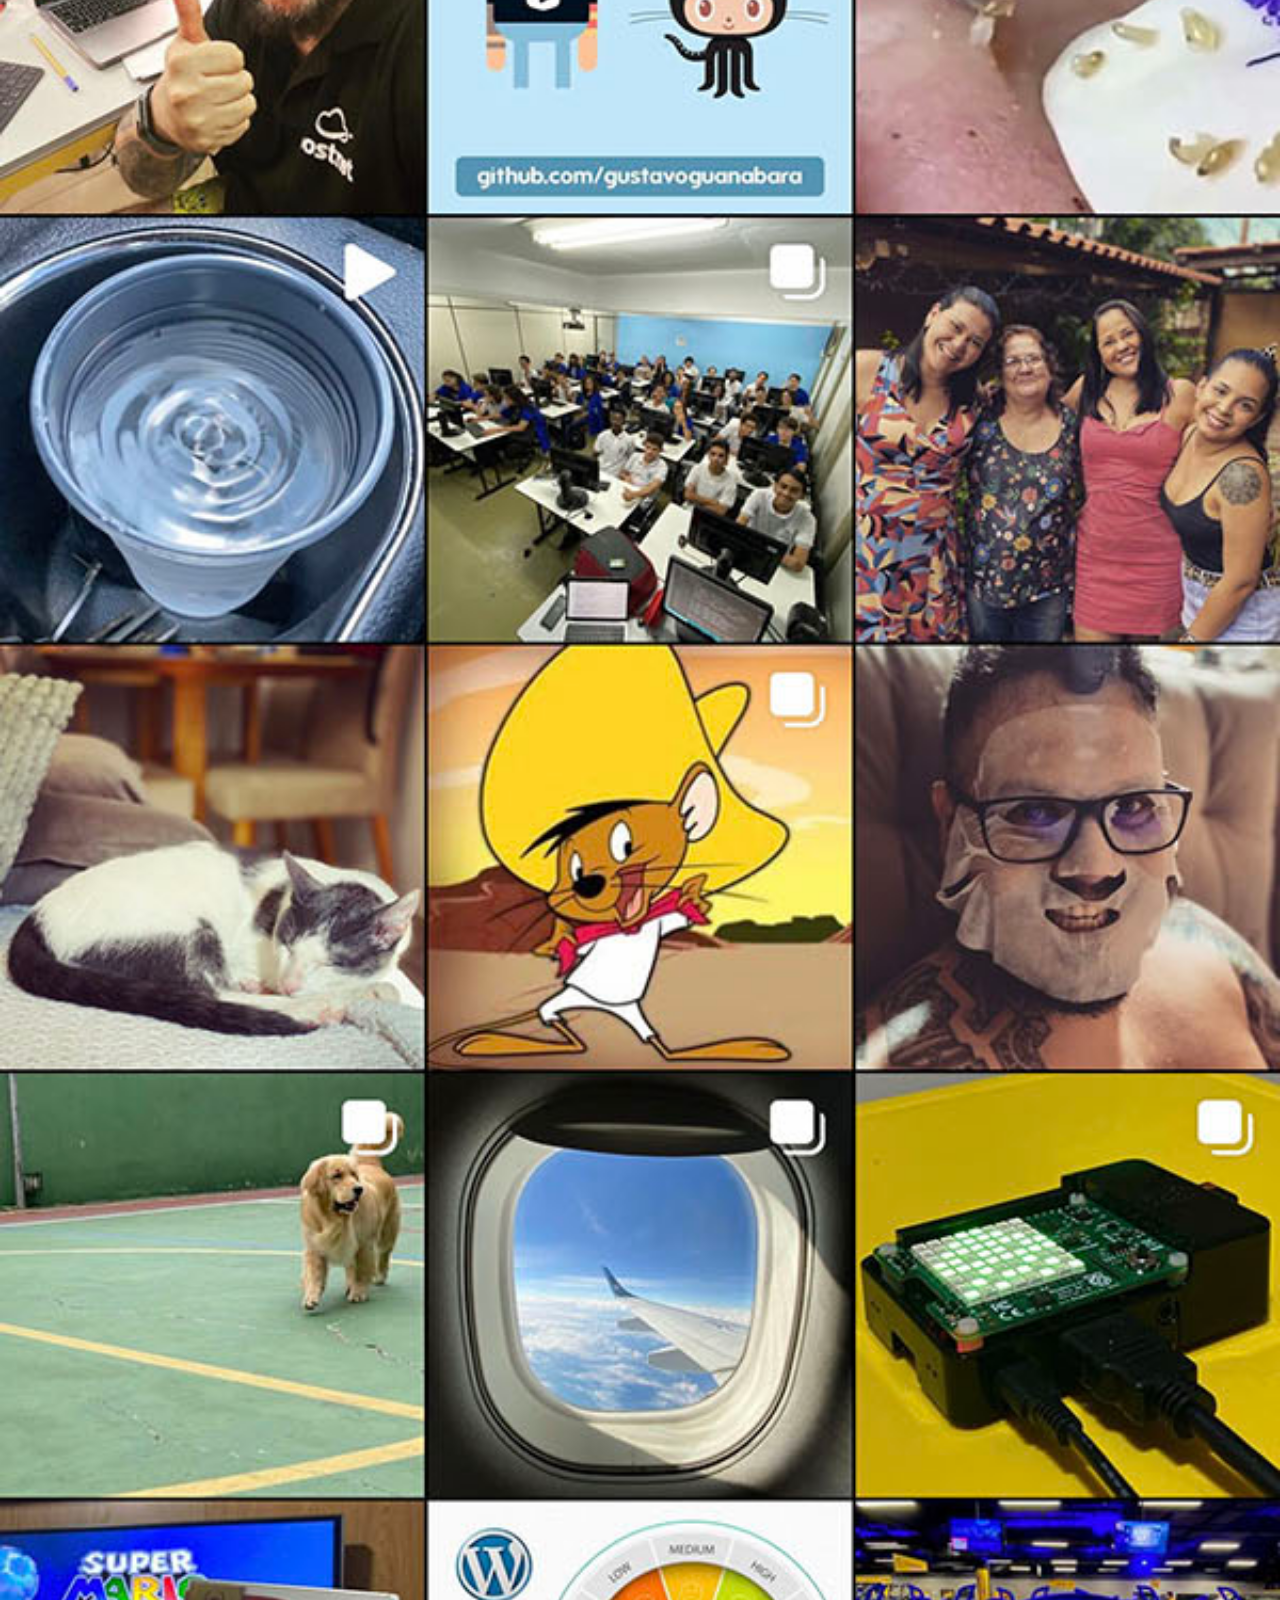
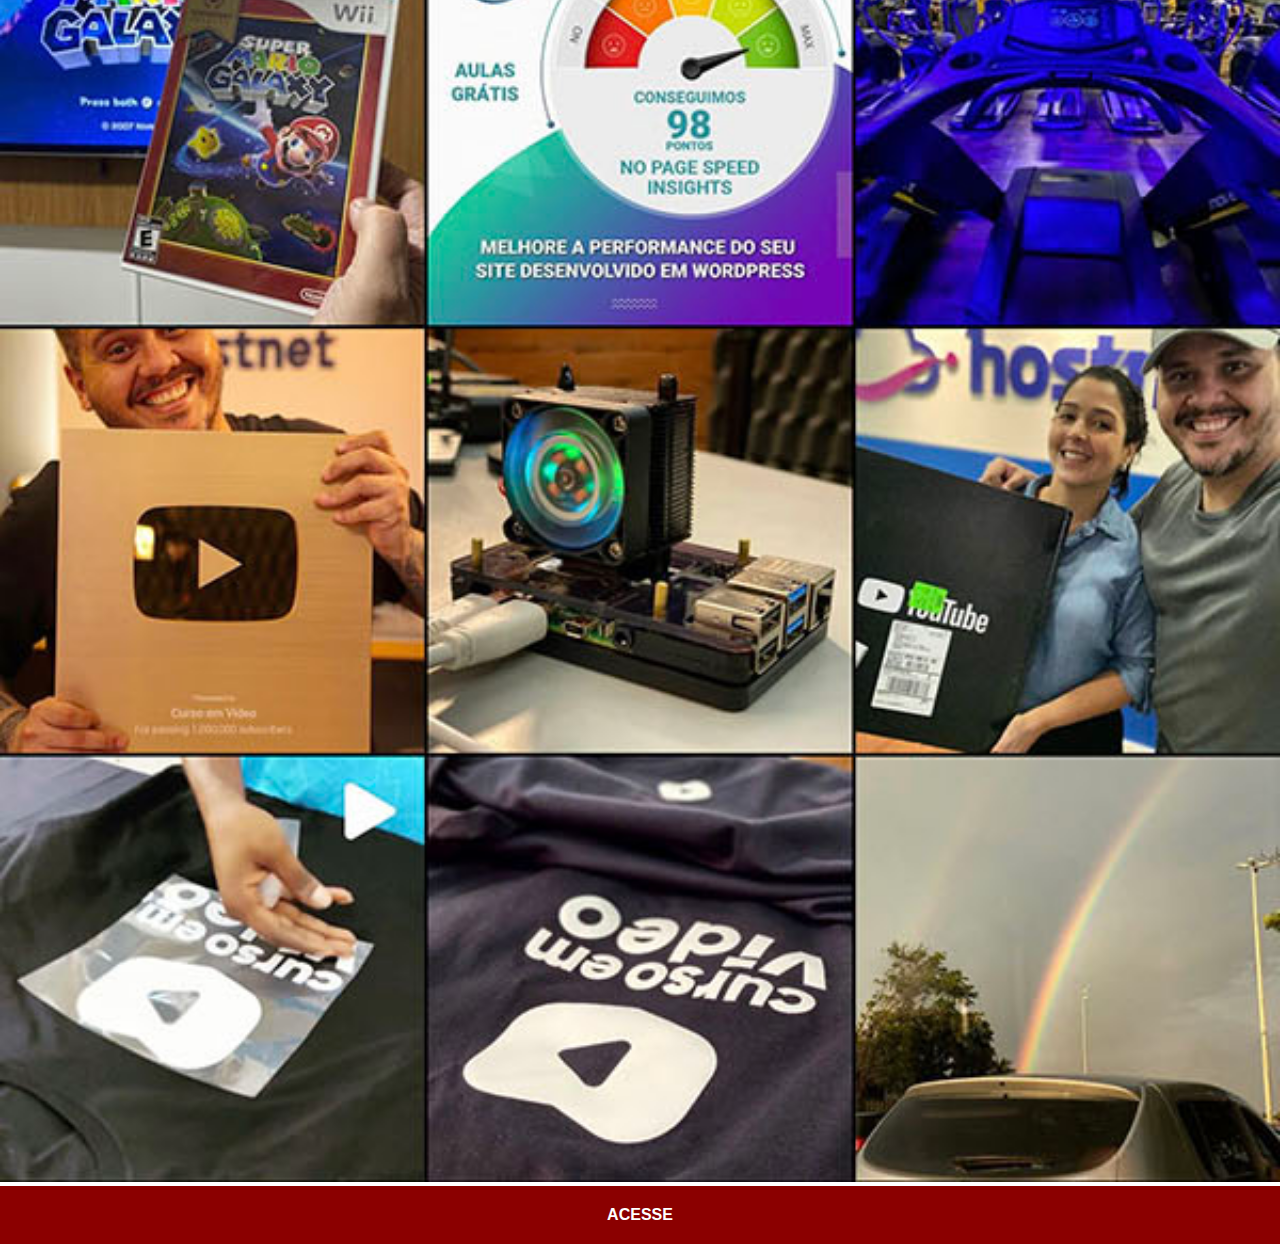
<file: instagram.html>
<!DOCTYPE html>
<html lang="pt-br">
<head>
    <meta charset="UTF-8">
    <meta name="viewport" content="width=device-width, initial-scale=1.0">
    <title>Instagram</title>
    <link rel="stylesheet" href="estilos/social.css">
</head>
<body>
    <img src="imagens/tela-instagram.jpg" alt="">
    <a href="https://www.youtube.com/user/cursoemvideo/playlists" target="_blank">ACESSE</a>
</body>
</html>
</file>
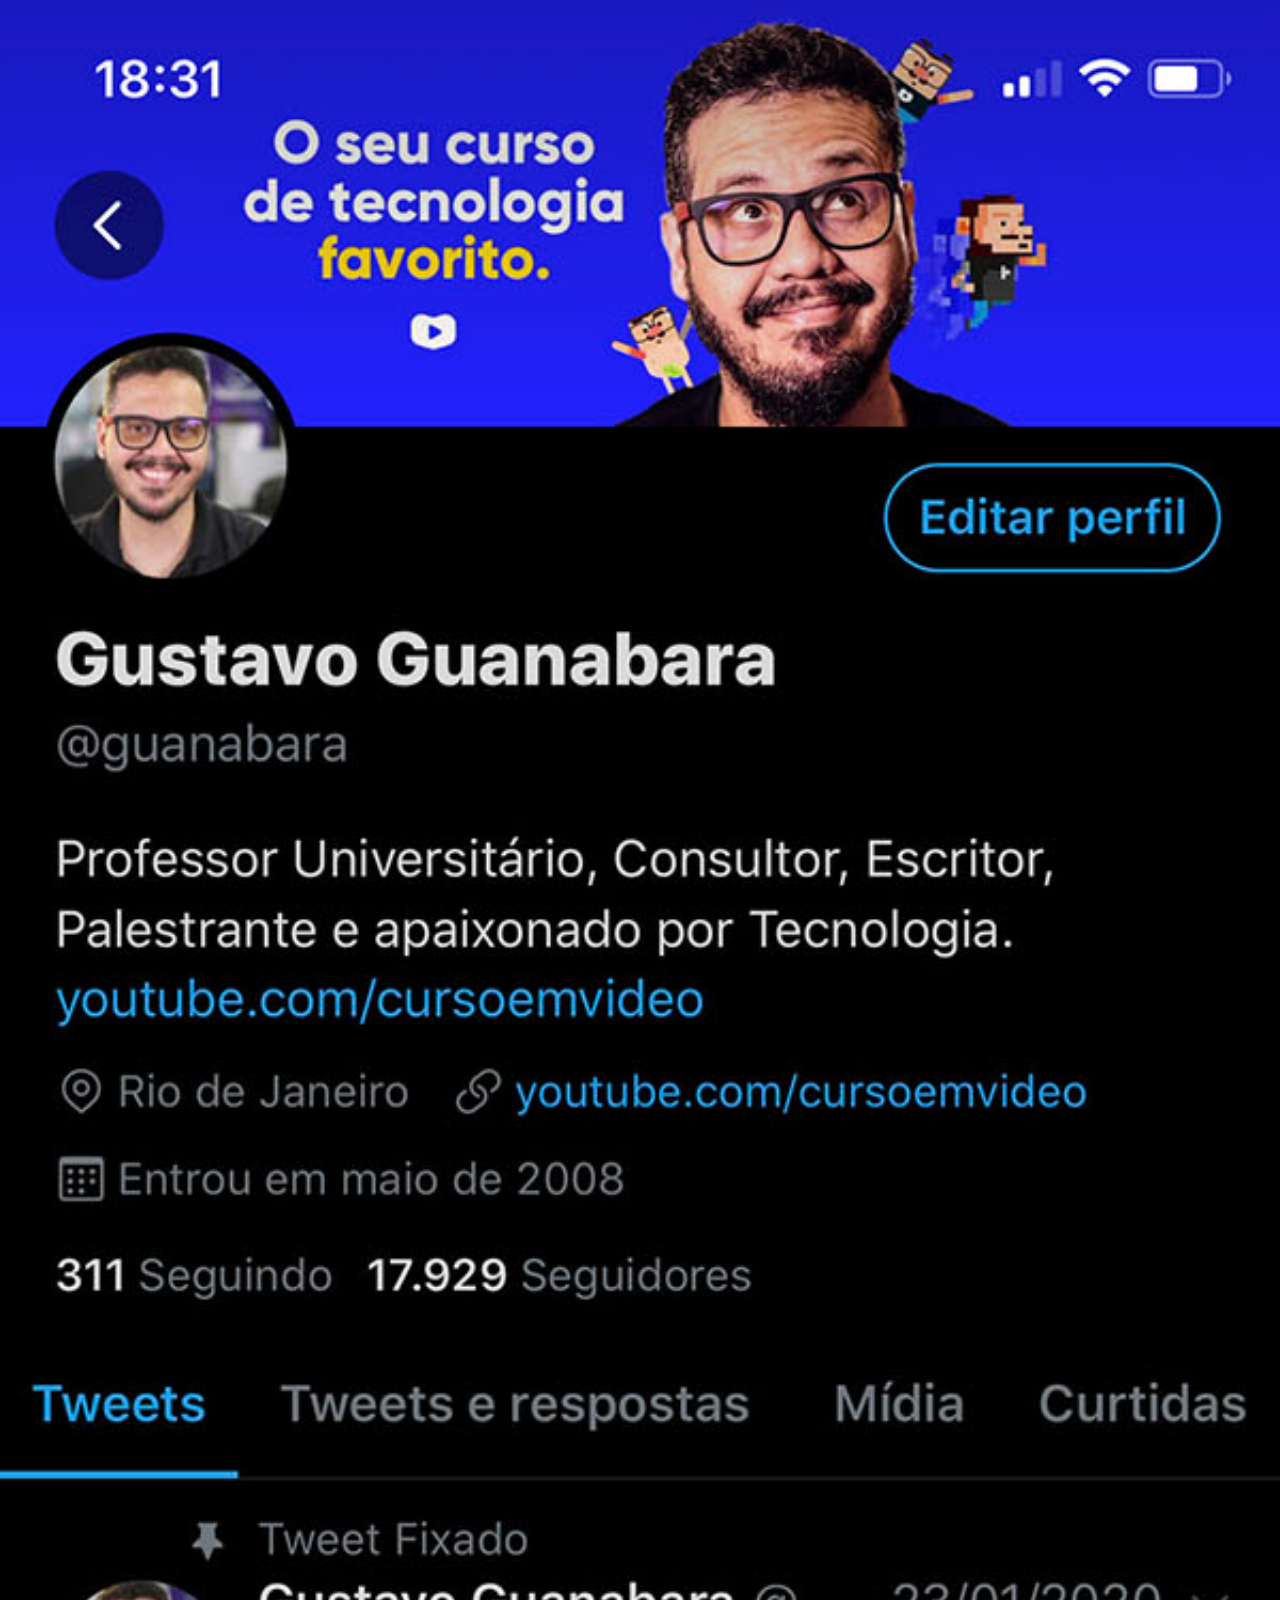
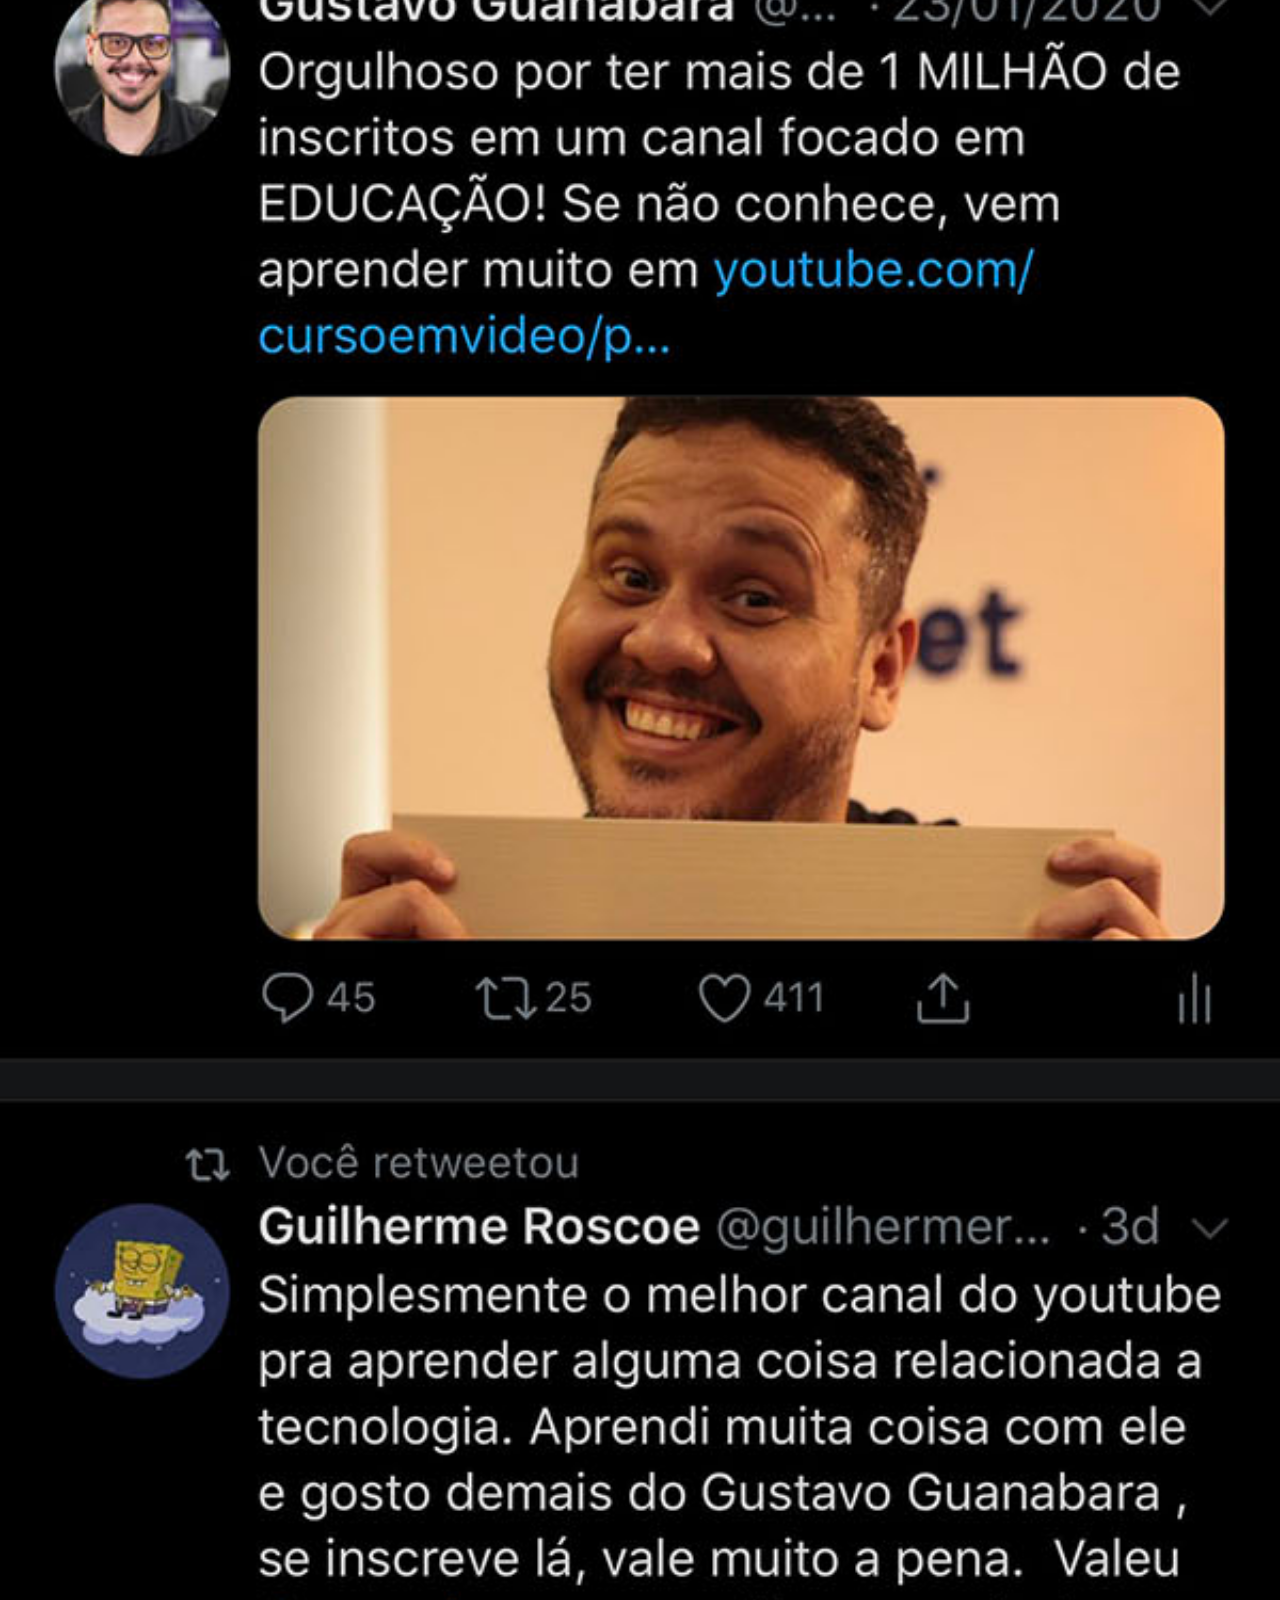
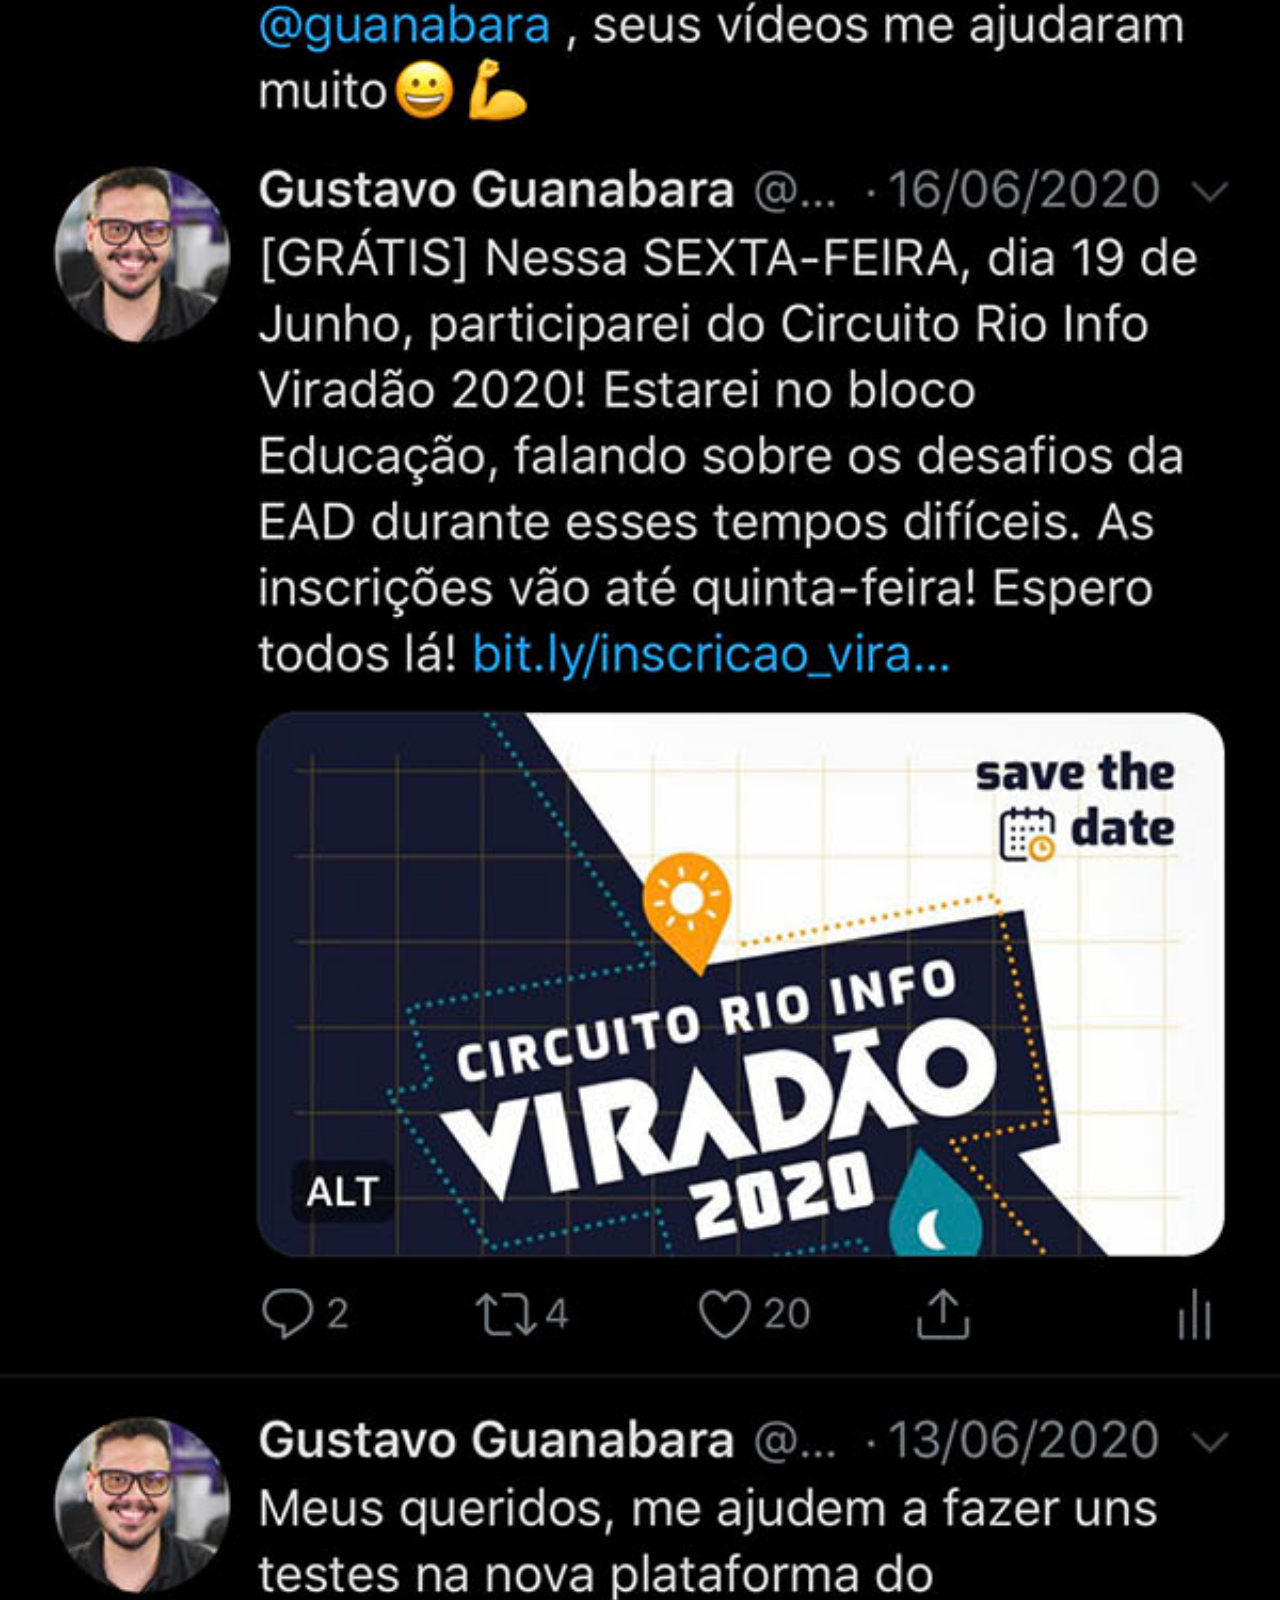
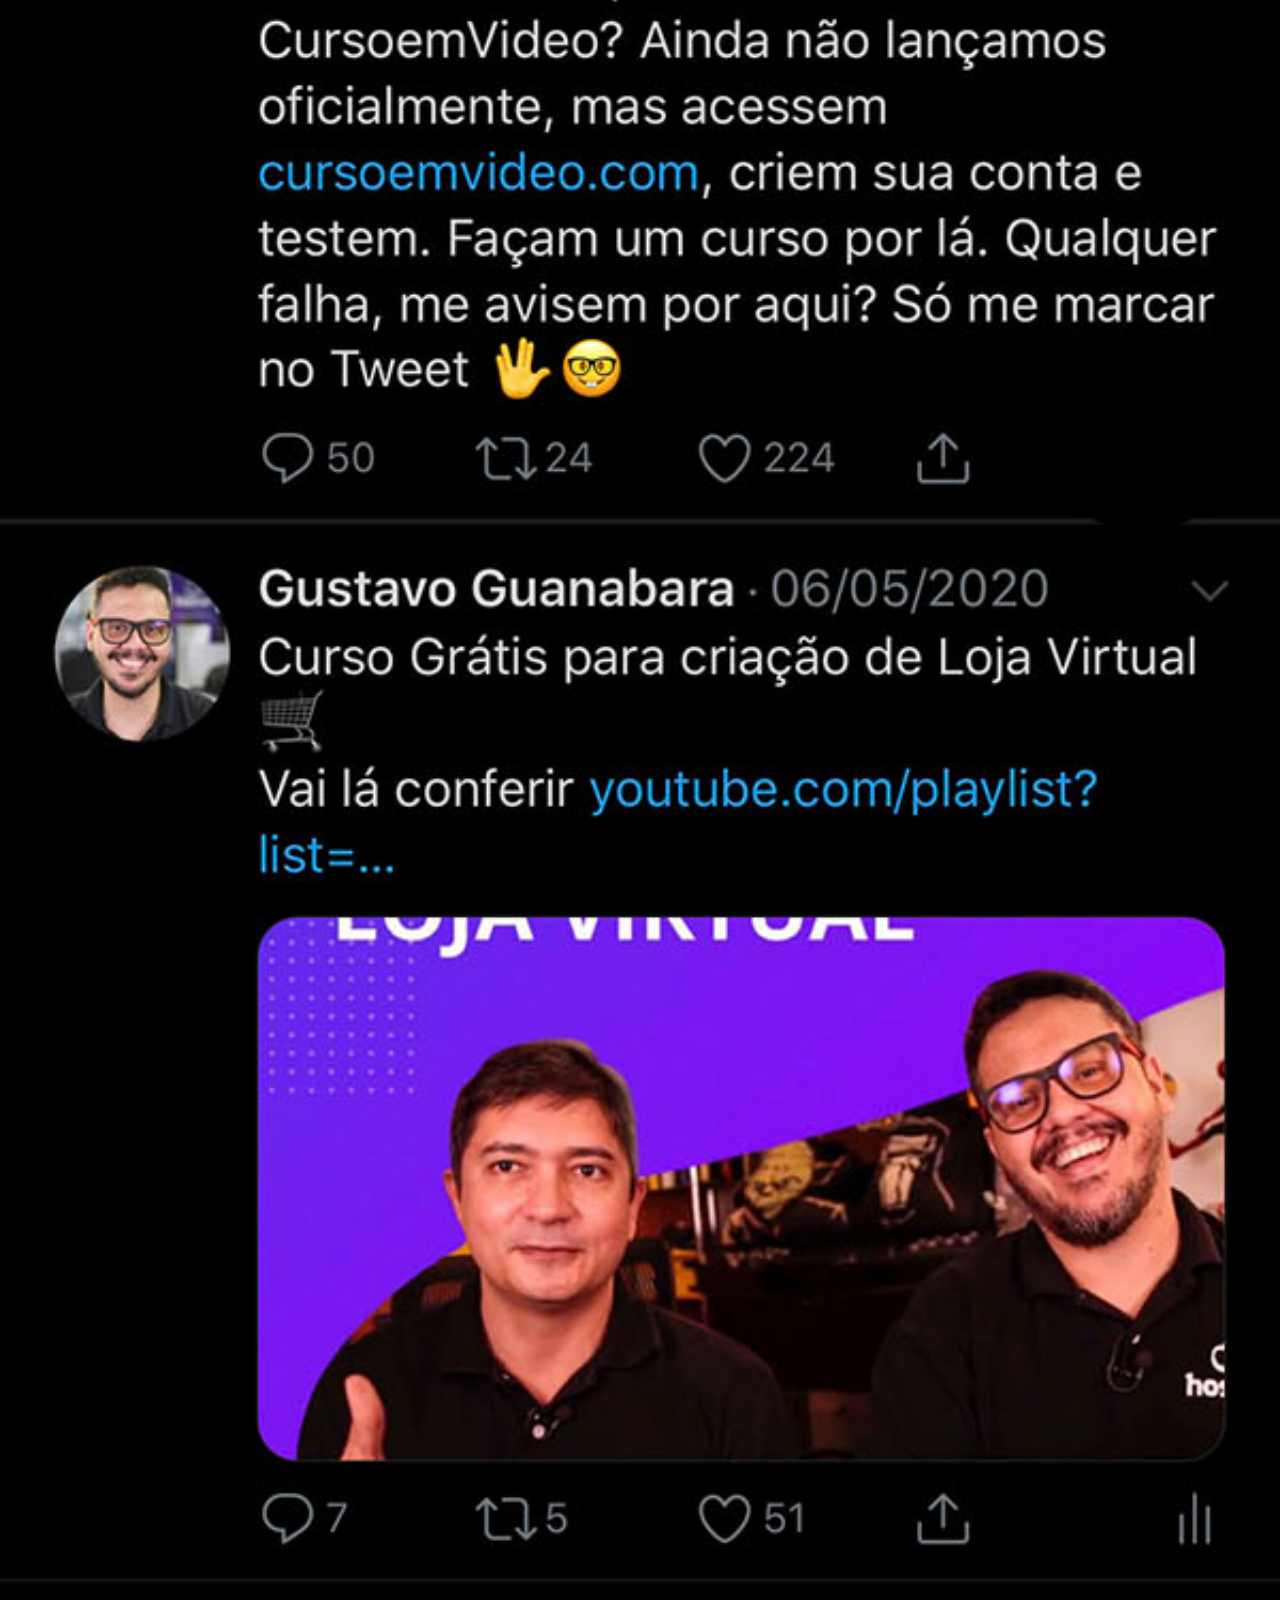
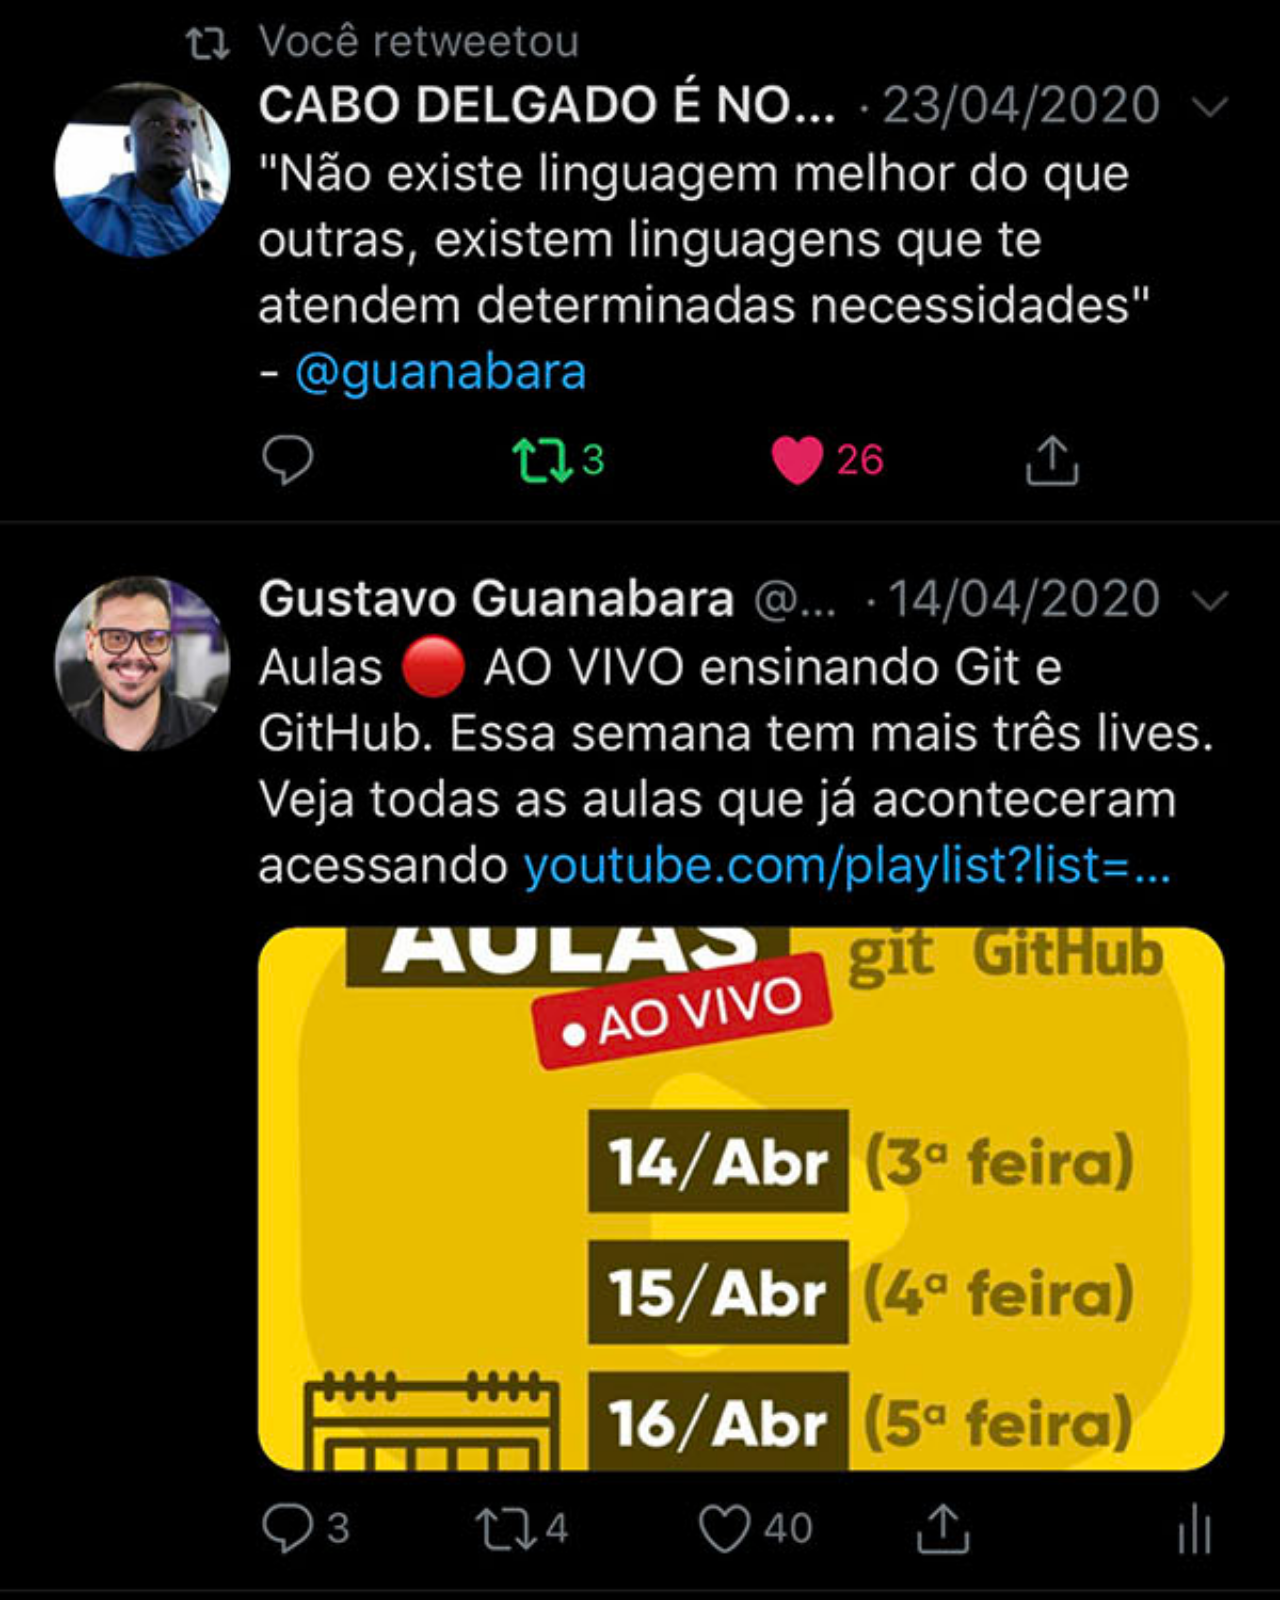
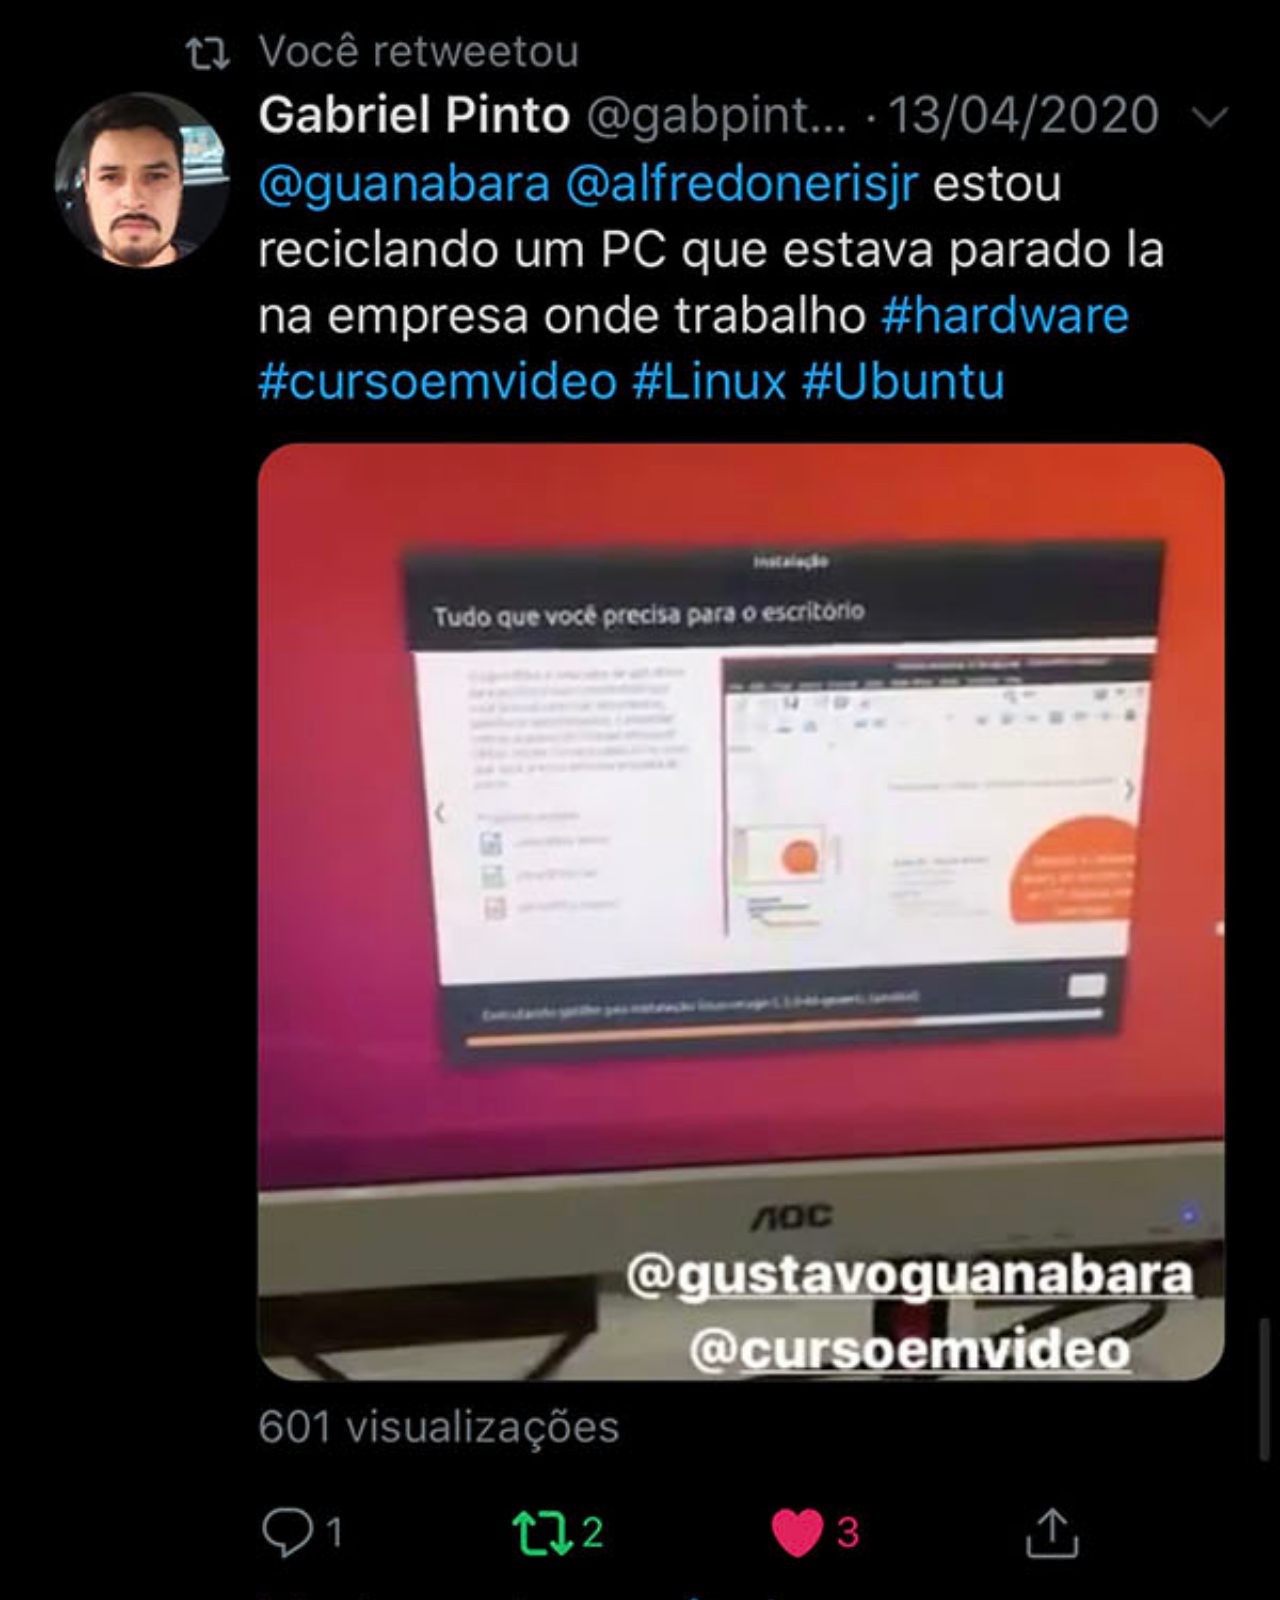
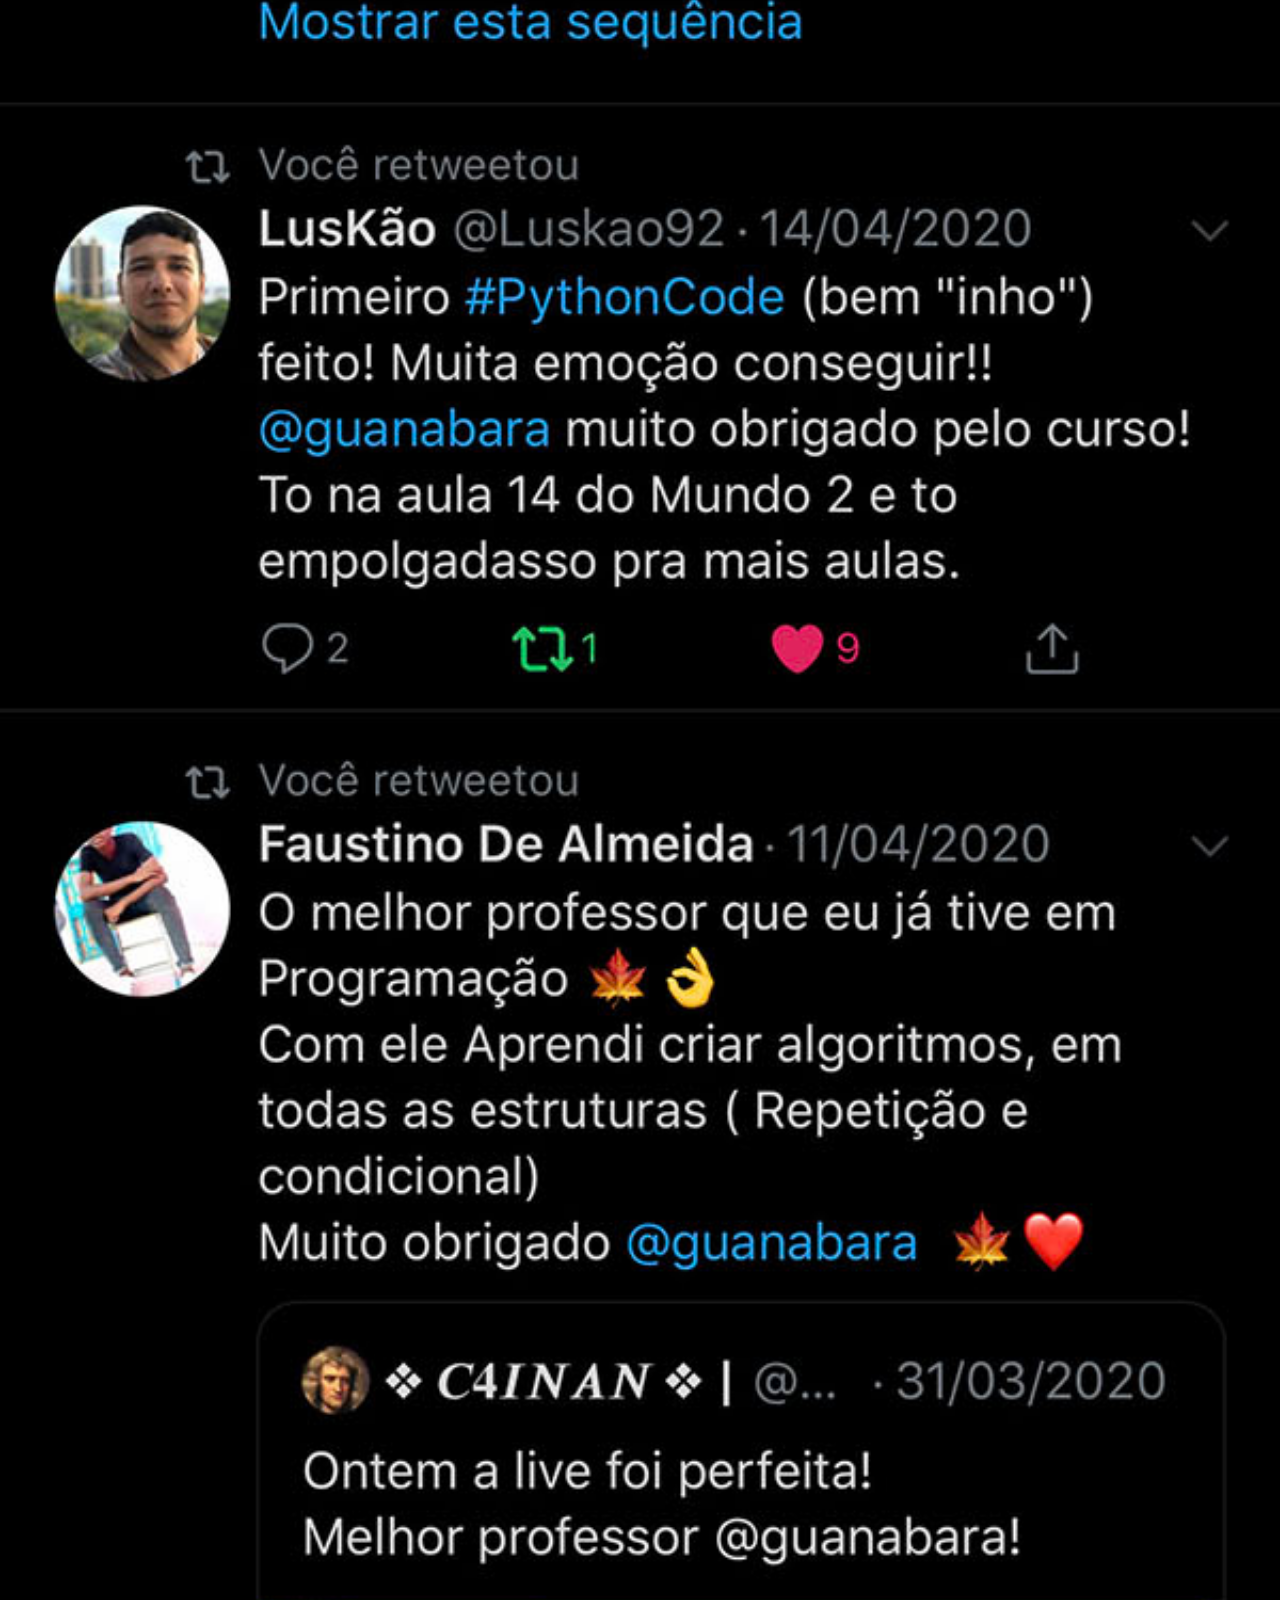
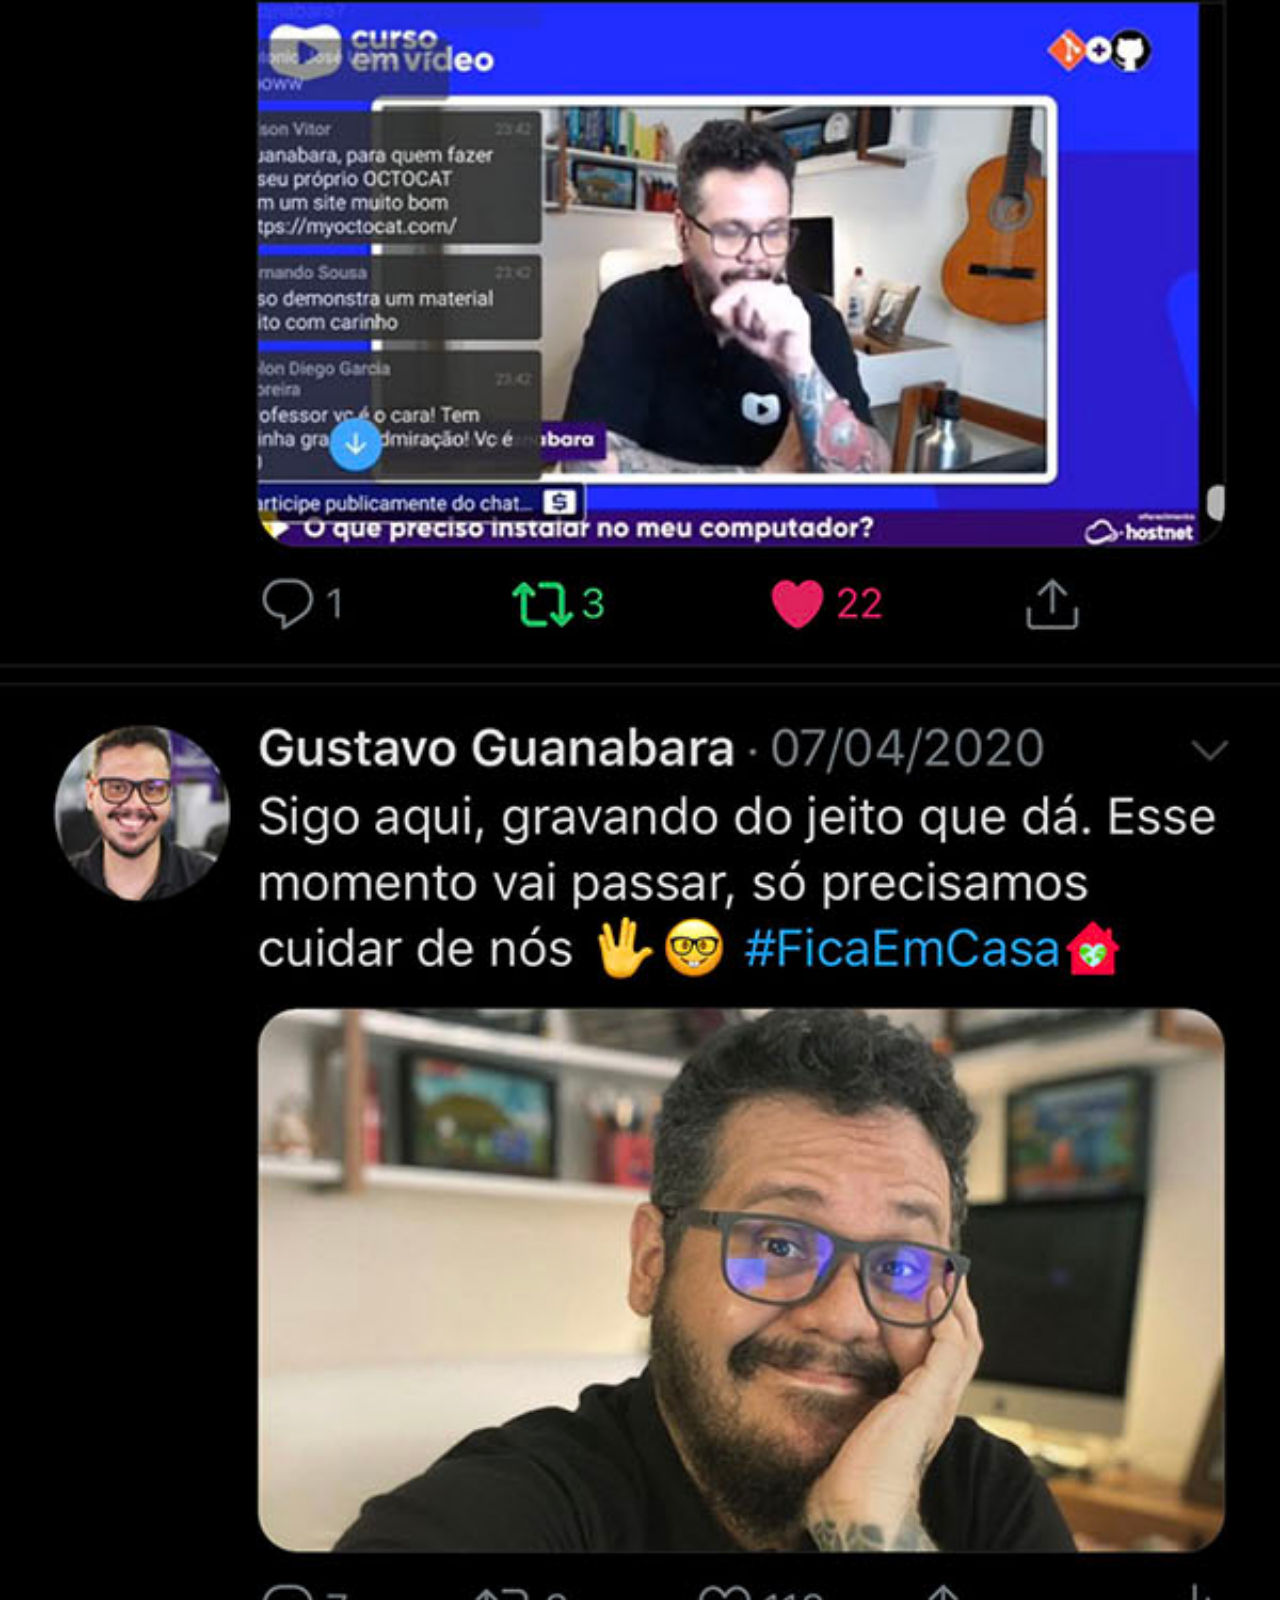
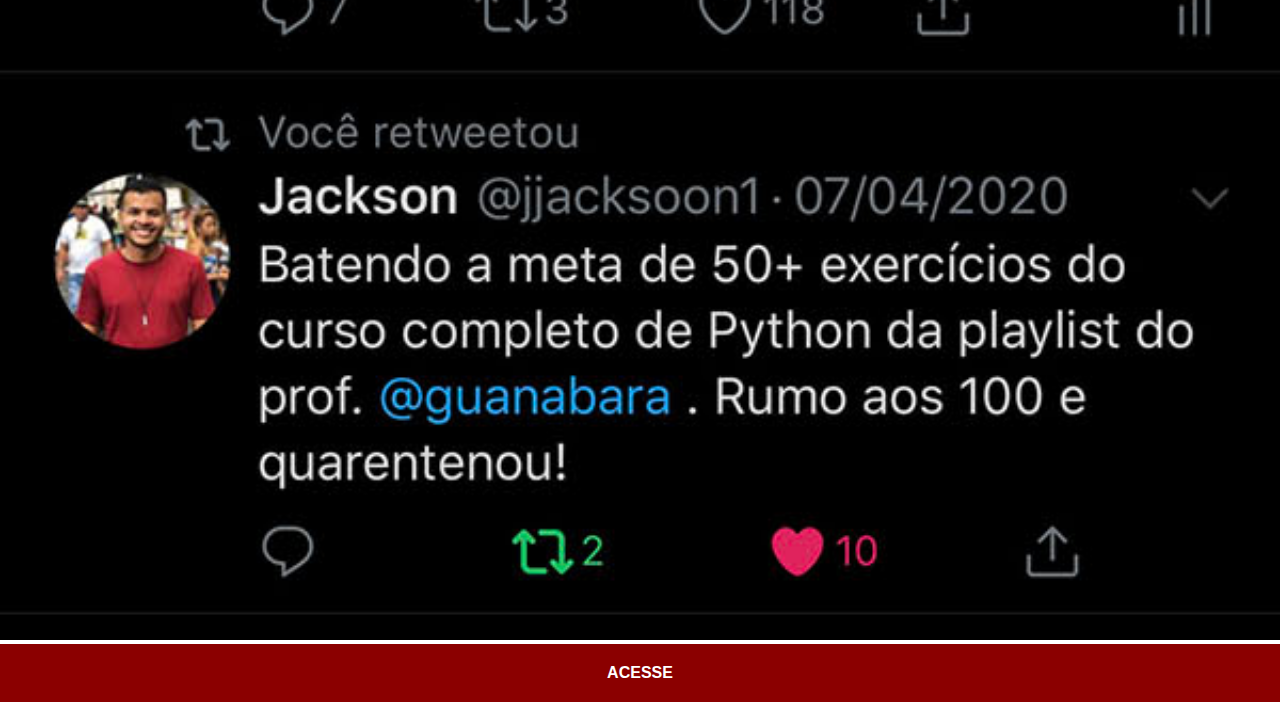
<file: twitter.html>
<!DOCTYPE html>
<html lang="pt-br">
<head>
    <meta charset="UTF-8">
    <meta name="viewport" content="width=device-width, initial-scale=1.0">
    <title>Twwiter</title>
    <link rel="stylesheet" href="estilos/social.css">
</head>
<body>
    <img src="imagens/tela-twitter.jpg" alt="">
    <a href="https://www.youtube.com/user/cursoemvideo/playlists" target="_blank">ACESSE</a>
</body>
</html>
</file>
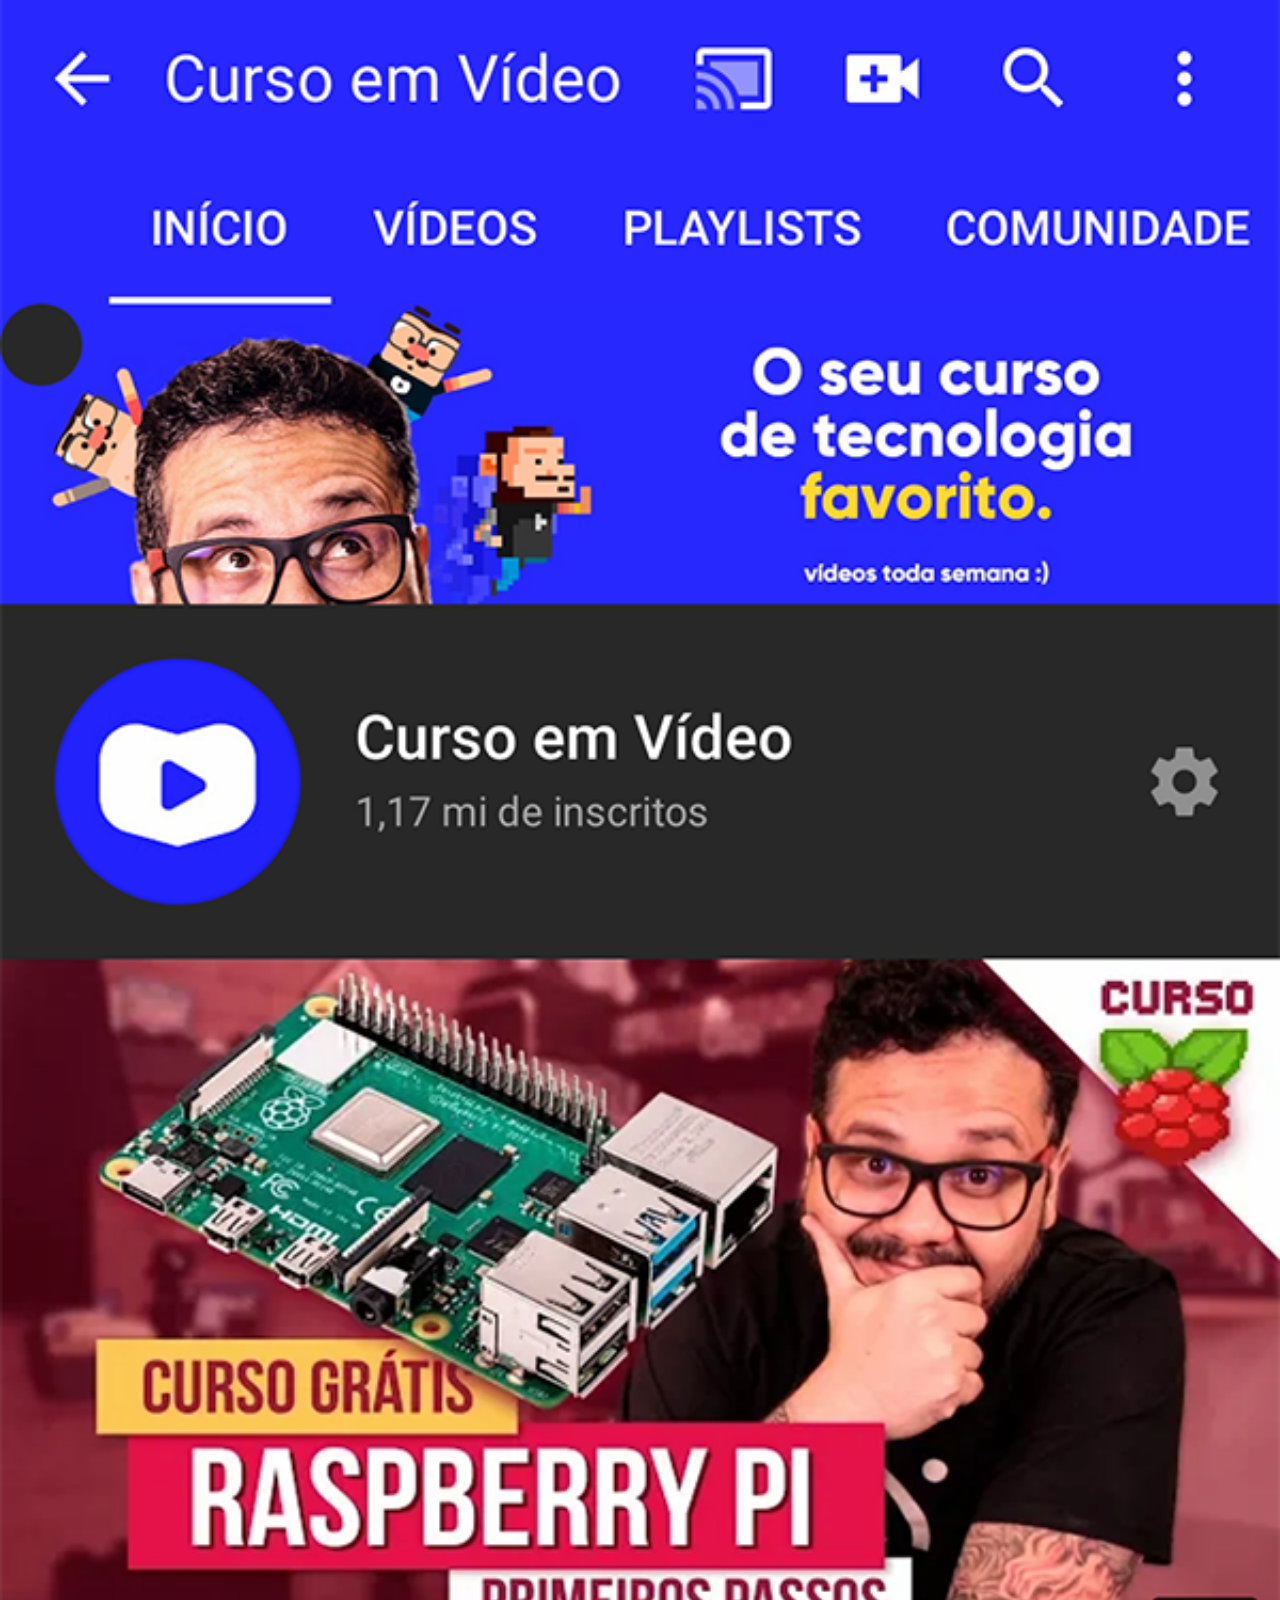
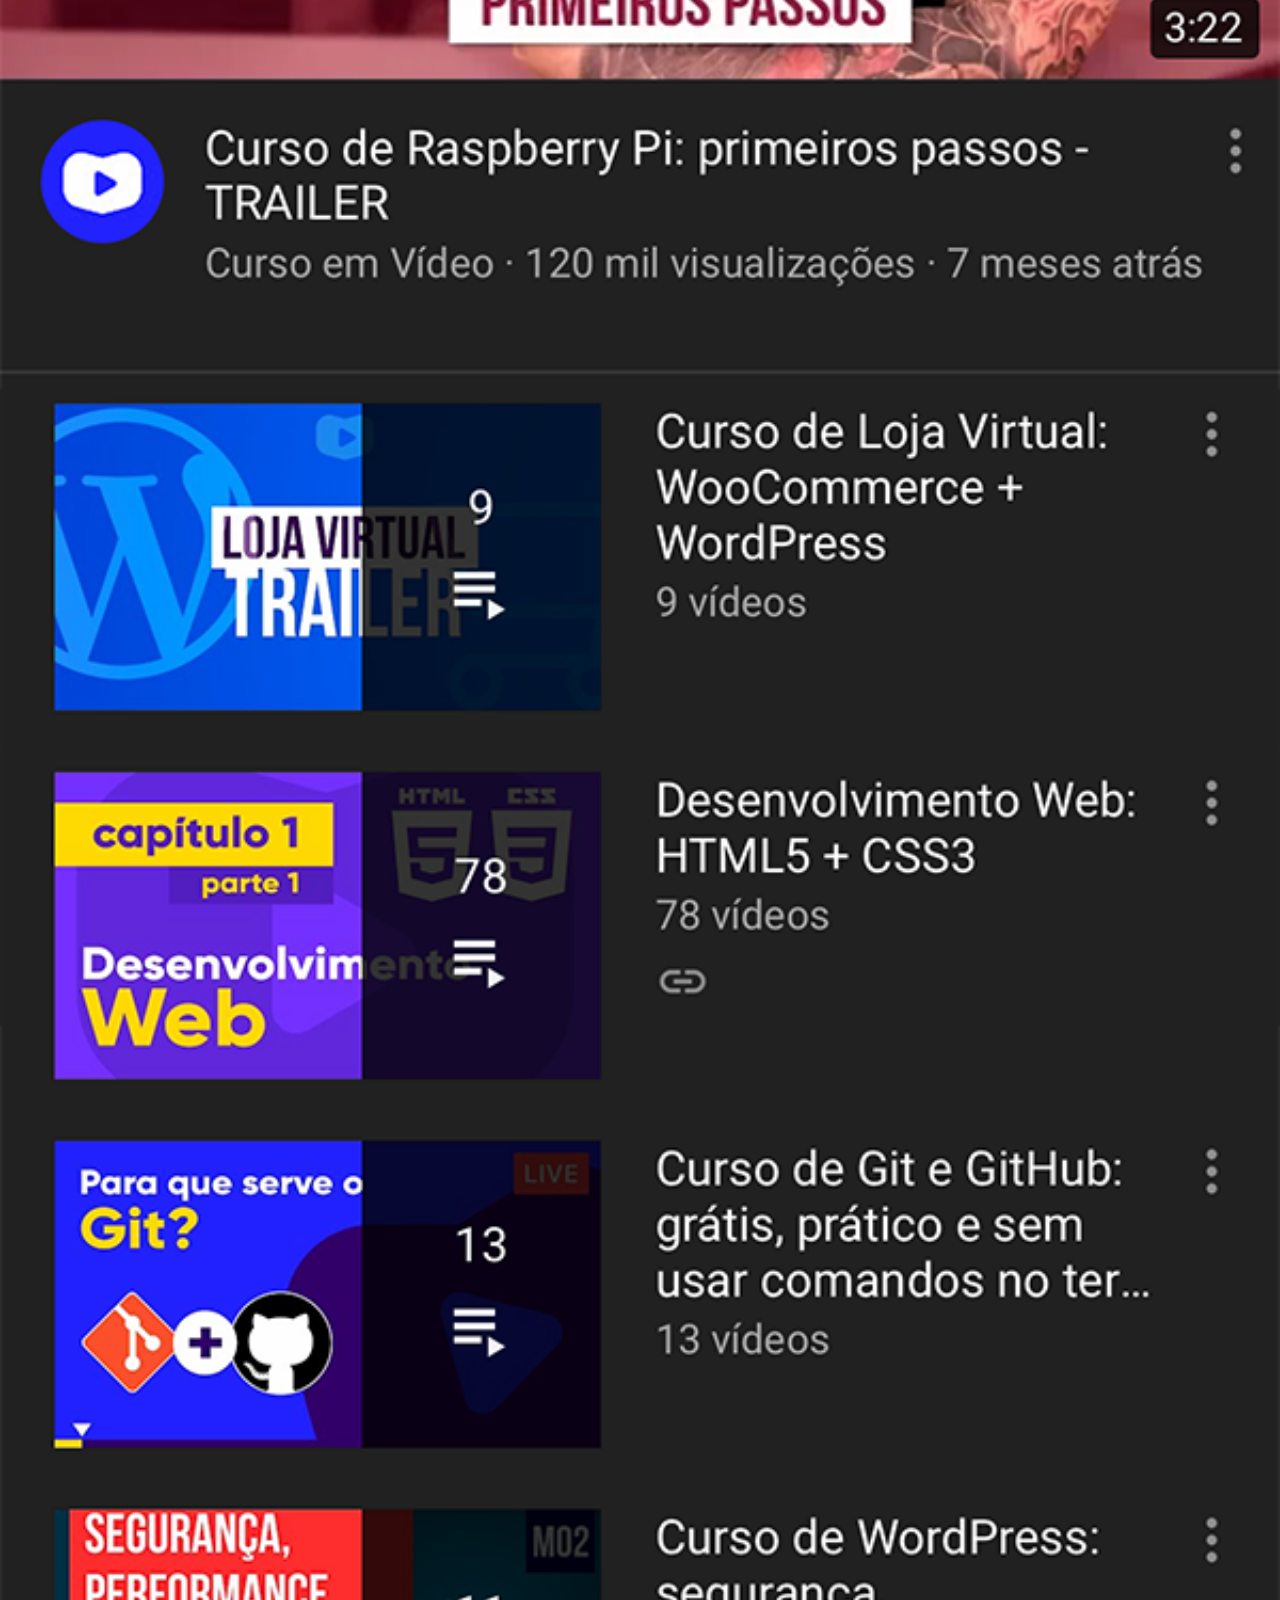
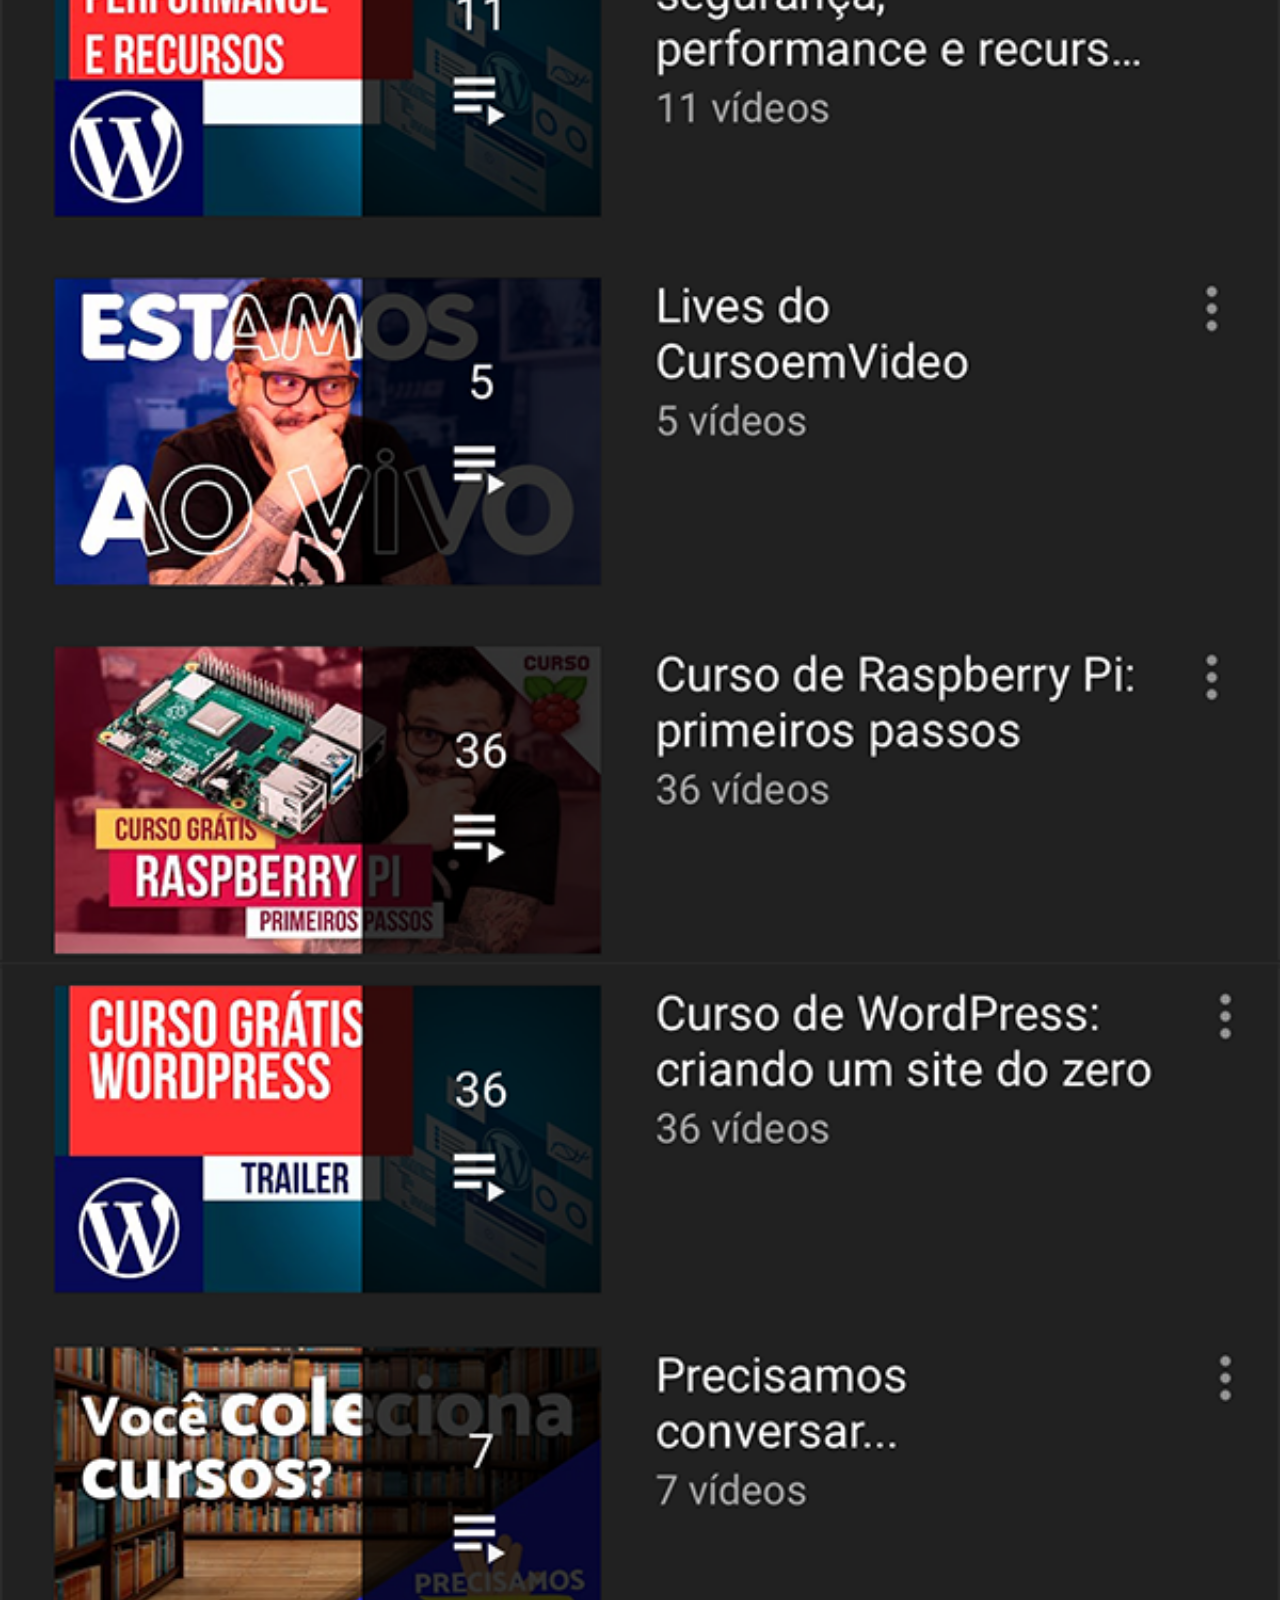
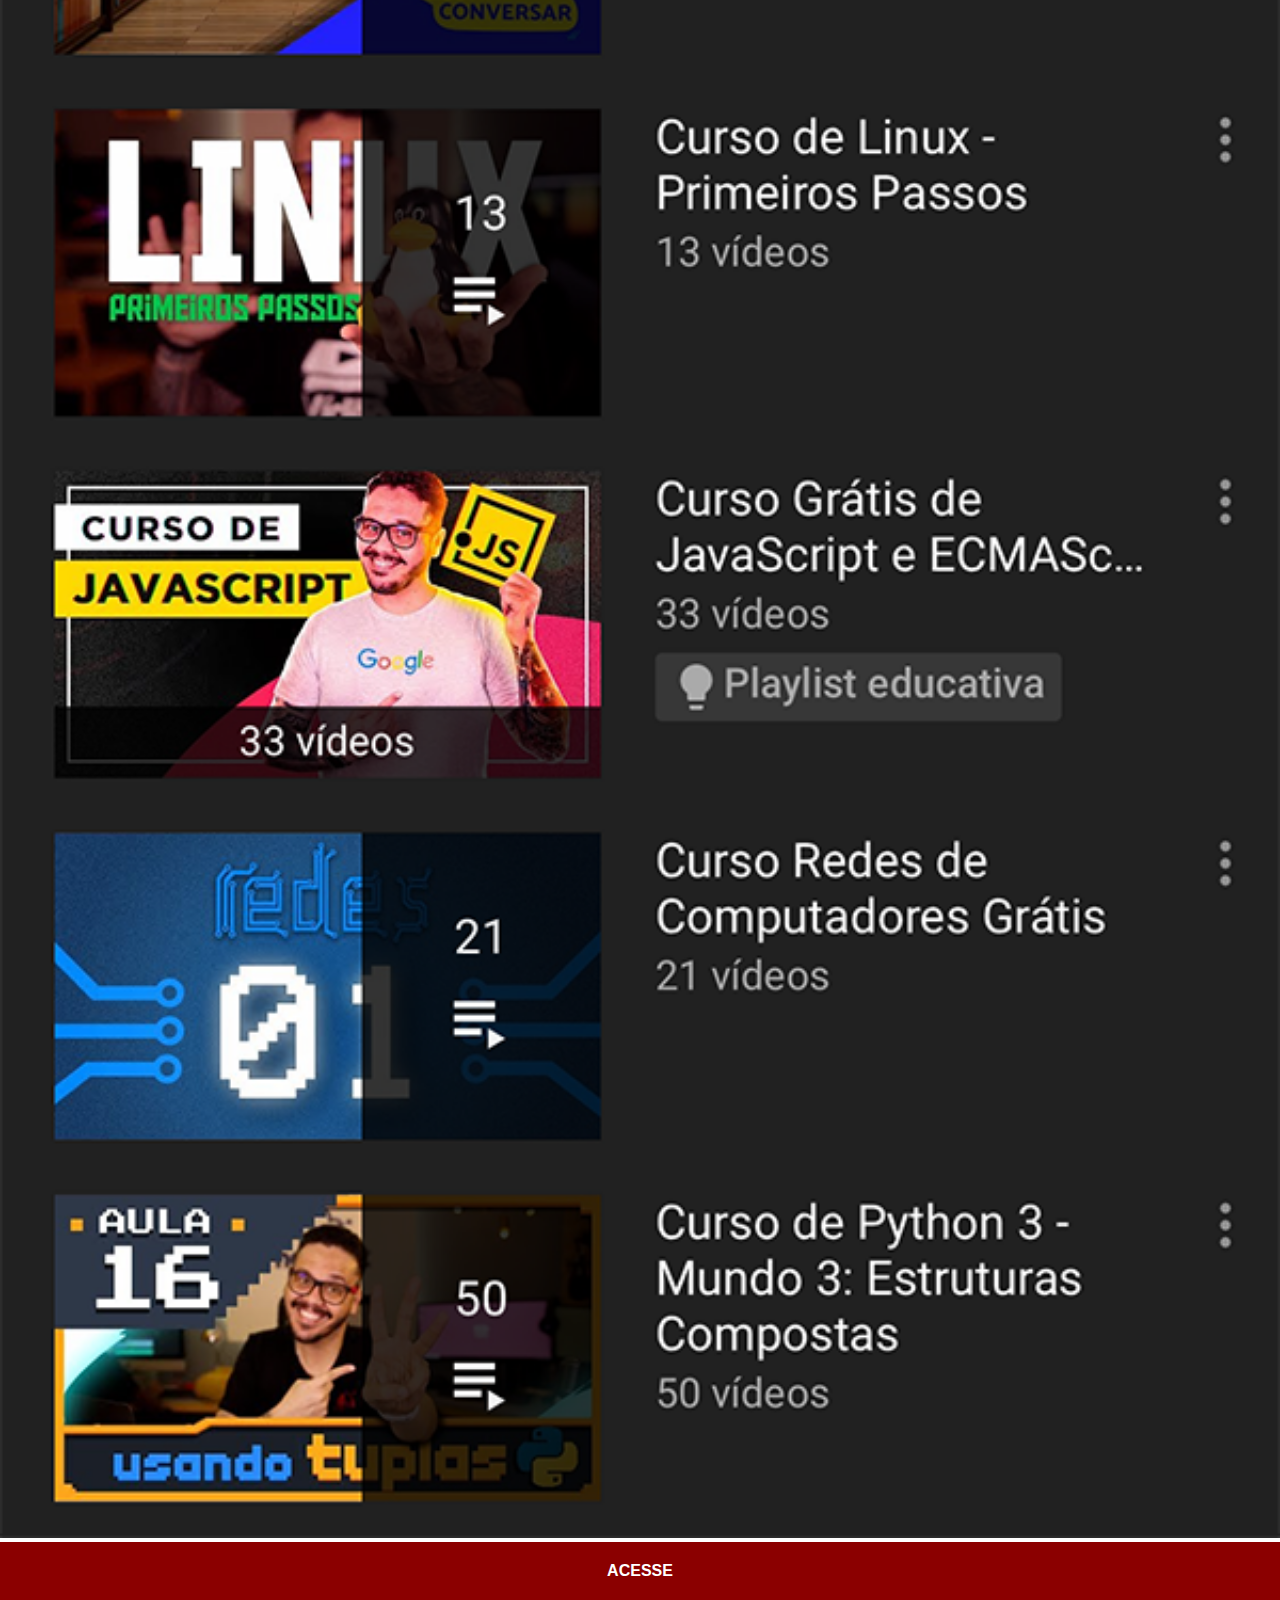
<file: youtube.html>
<!DOCTYPE html>
<html lang="pt-br">
<head>
    <meta charset="UTF-8">
    <meta name="viewport" content="width=device-width, initial-scale=1.0">
    <title>Youtube</title>
    <link rel="stylesheet" href="estilos/social.css">
</head>
<body>
    <img src="imagens/tela-youtube.png" alt="">
    <a href="https://www.youtube.com/user/cursoemvideo/playlists" target="_blank">ACESSE</a>
</body>
</html>
</file>
<file: estilos/style.css>
@charset "UTF-8";

* {
    margin: 0px;
    padding: 0px;
    font-family: Arial, Helvetica, sans-serif;
}

html, body {
    height: 100vh;
    width: 100vw;
}

body {
    background: url('../imagens/fundo-madeira.jpg') no-repeat top center;
    background-size: cover;
    background-attachment: fixed;
}

main {
    height: 100vh;
    position: relative;
}

section#telefone {
    height: 627px;
    width: 311px;
    background: url('../imagens/frame-iphone.png') no-repeat;
    /*essas quatro ultimas linhas fazem com que o section#telefone esteja totalmente centralizado*/
    position: absolute;
    top: 50%;
    left: 50%;
    transform: translate(-50%, -50%);
}

iframe#tela {
    position: relative;
    top: 80px;
    left: 21px;
    width: 266px;
    height: 468px;
}

section#redes-sociais {
    text-align: right;
}

section#redes-sociais img {
    width: 50px;
    border-radius: 50%;
    margin: 10px;
    box-shadow: 2px 2px 5px rgba(0, 0, 0, 0.397);
    box-sizing: border-box;
}

section#redes-sociais img:hover {
    border: 2px solid rgba(255, 255, 255, 0.521);
    transform: translate(-3px, -3px);
    box-shadow: 5px 5px 10px rgba(0, 0, 0, 0.425);
    transition: transform .2s, border .2s;
}
</file>
<file: estilos/social.css>
@charset "UTF-8";

* {
            margin: 0px;
            padding: 0px;
            font-family: Arial, Helvetica, sans-serif;
        }

        ::-webkit-scrollbar {
            width: 0px;
            height: 0px;
        }

        img {
            width: 100vw;
        }

        a {
            display: block;
            background-color: darkred;
            padding: 20px;
            text-align: center;
            font-weight: bold;
            text-decoration: none;
            color: white;
        }

        a:hover {
            background-color: red;
        }
</file>
